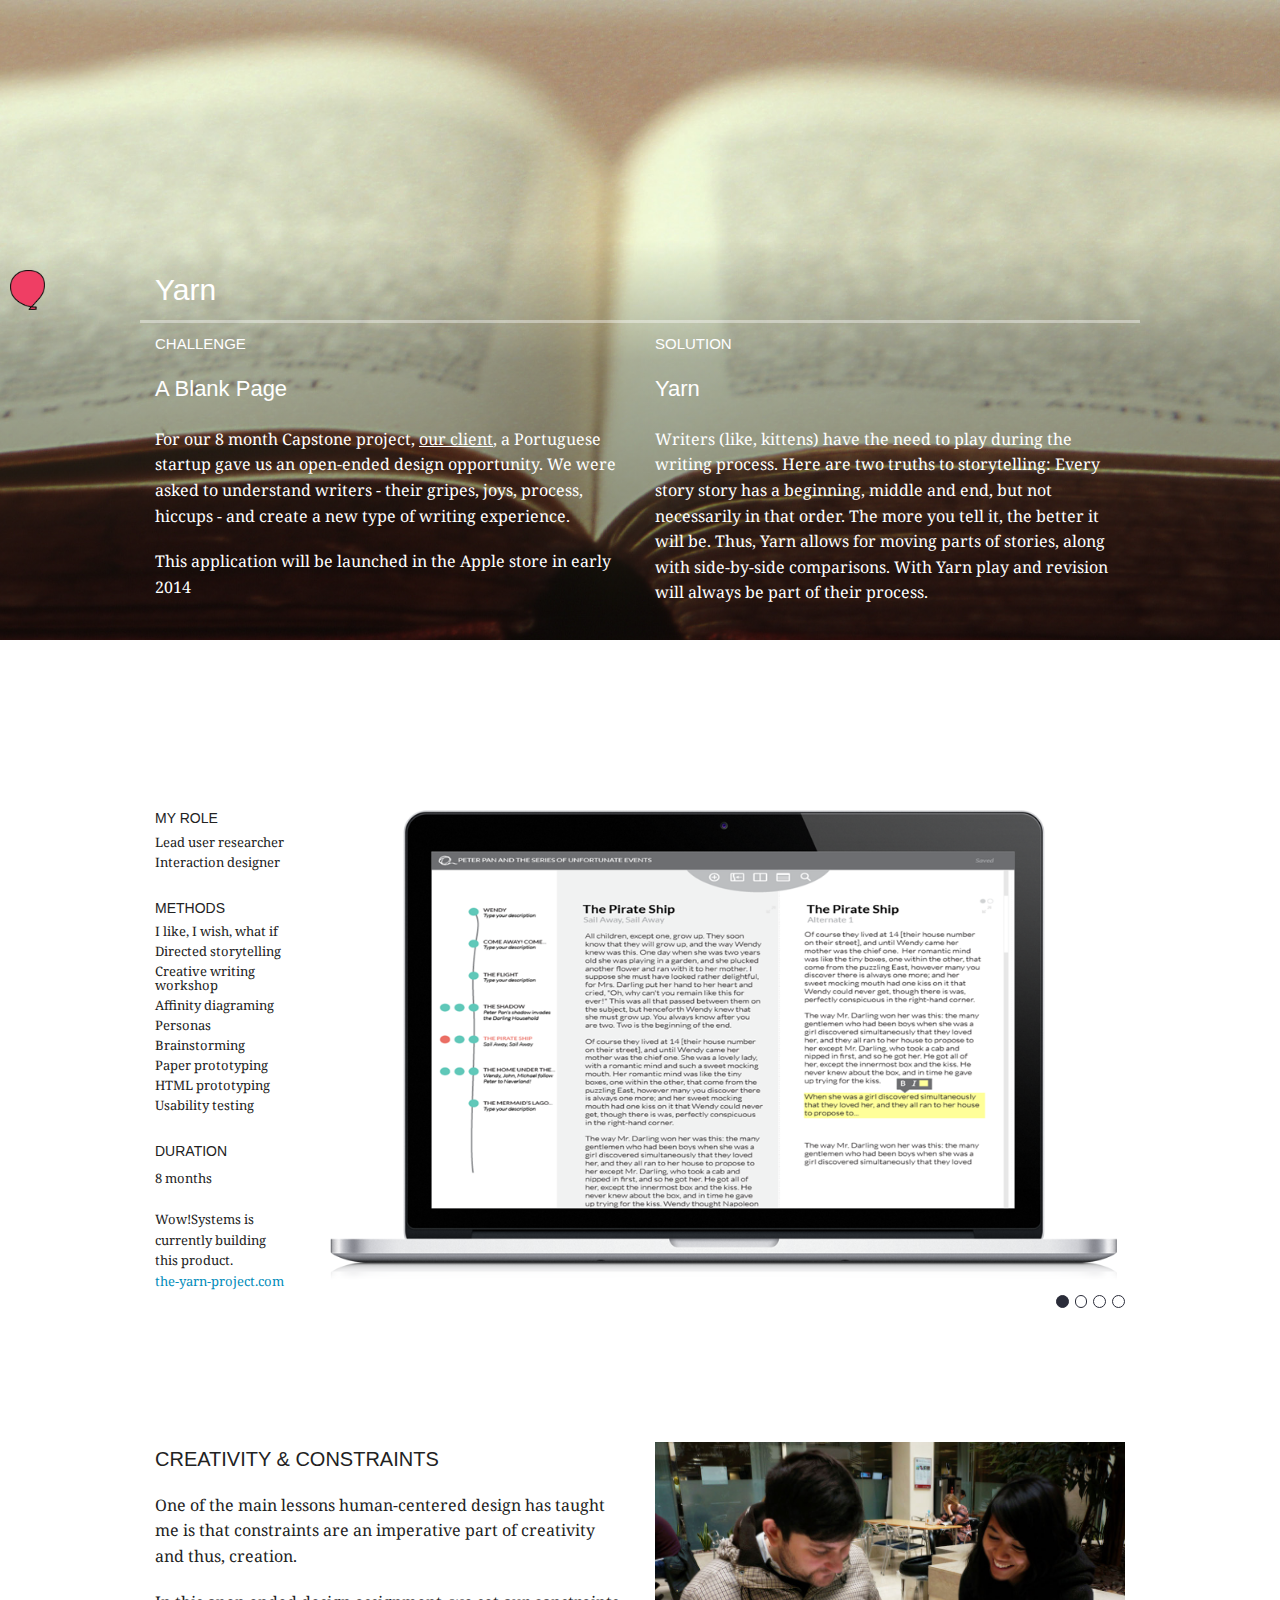
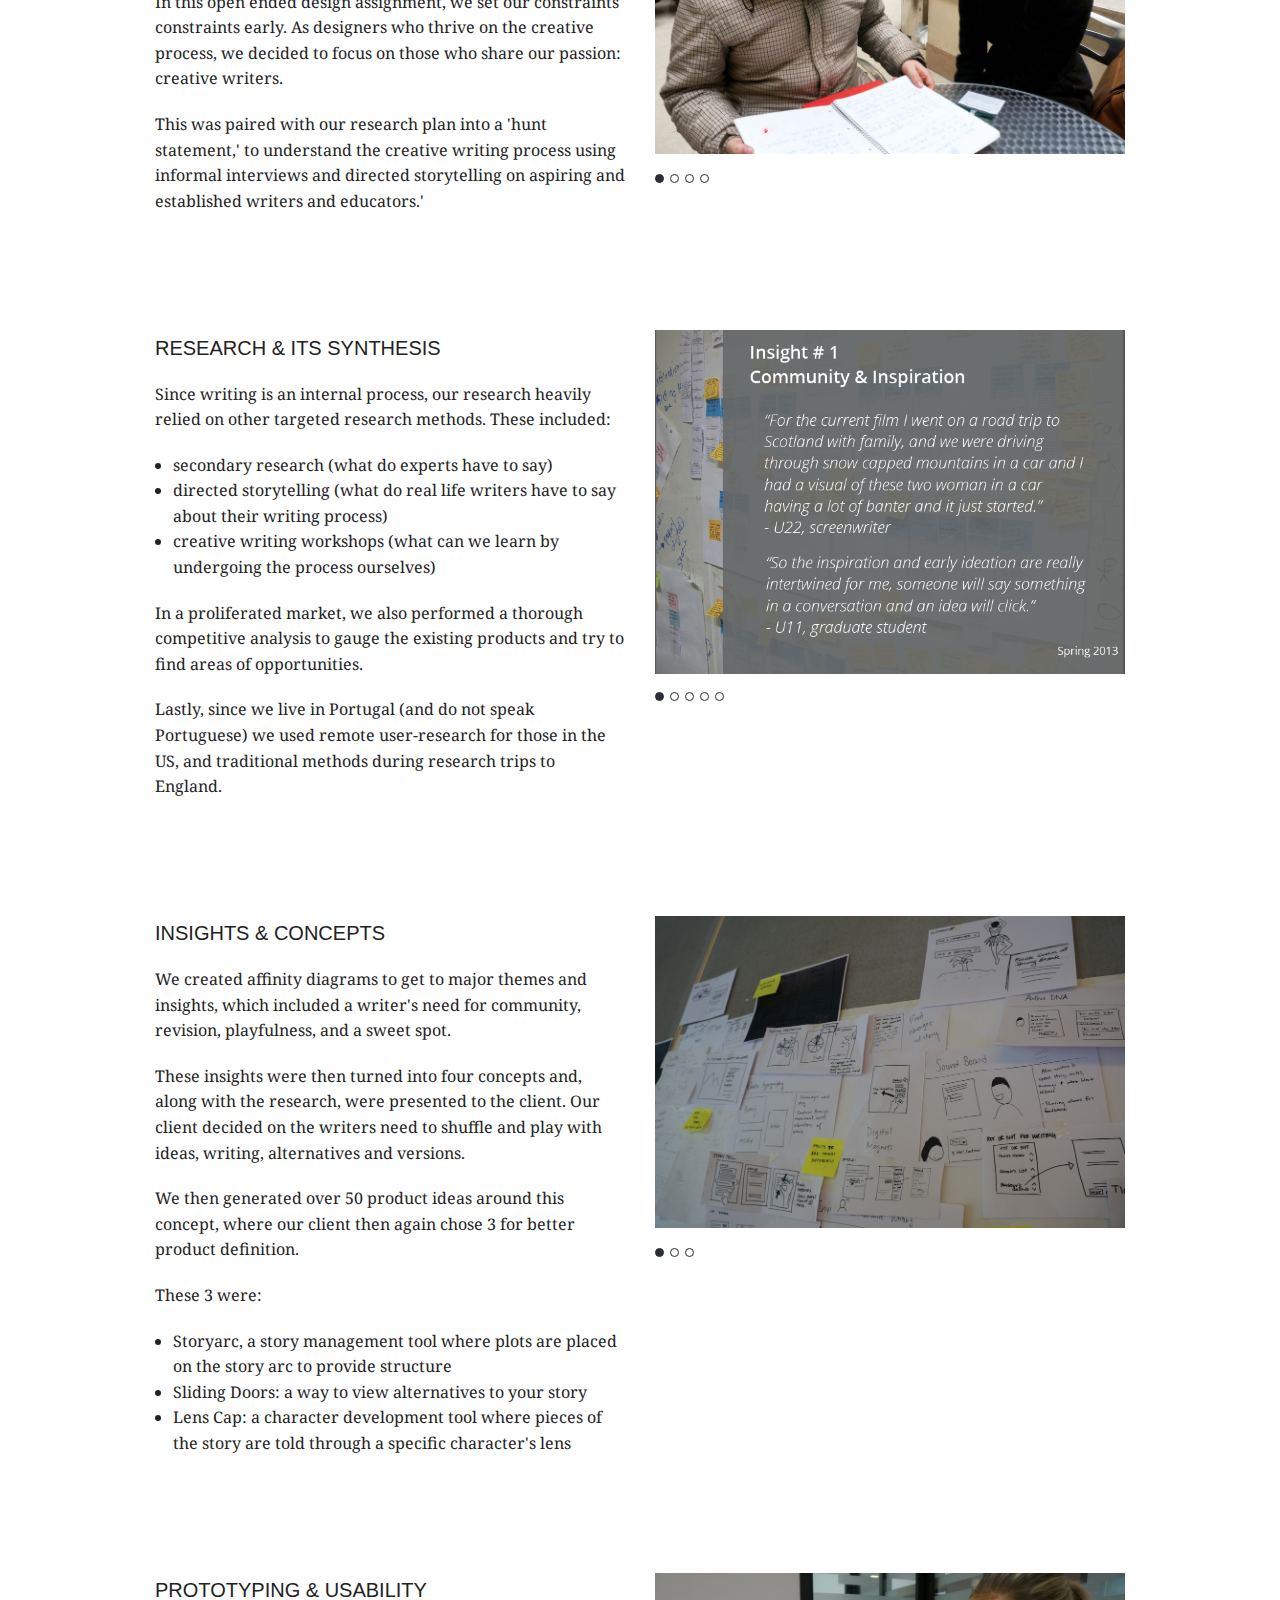
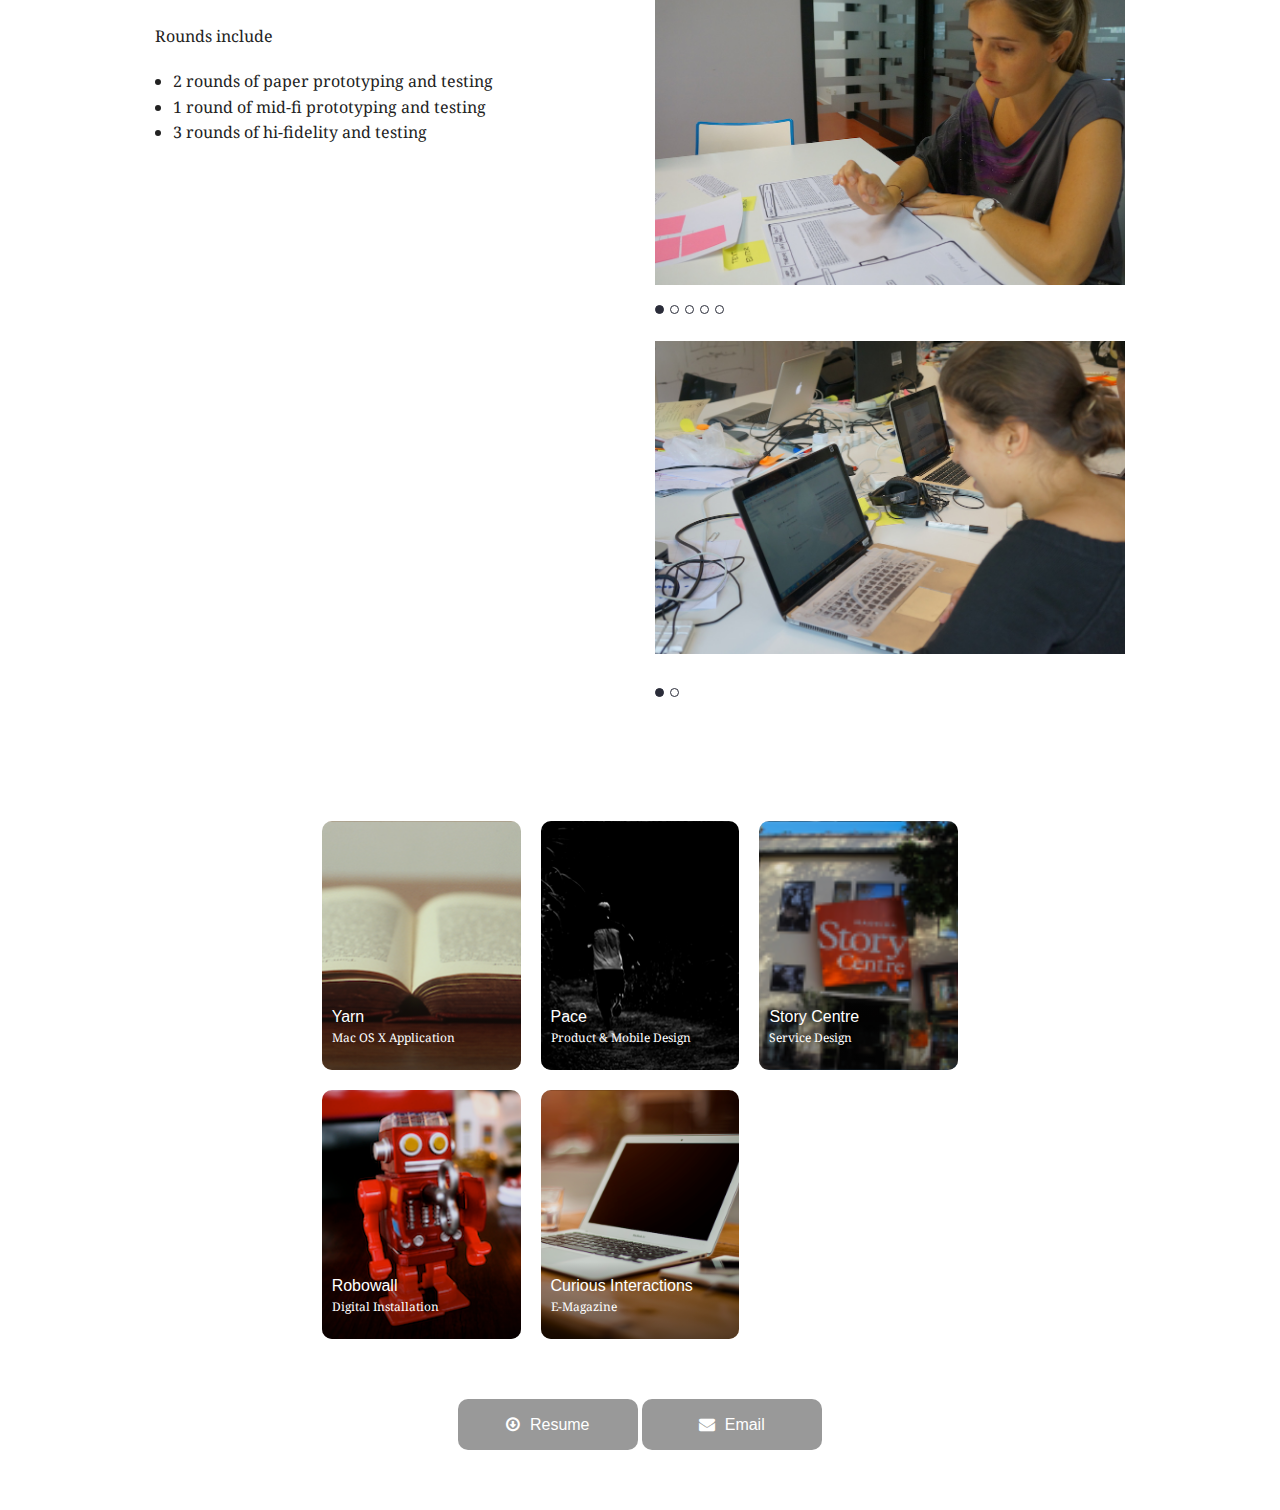
<file: 1-writing/index.html>
<!DOCTYPE html>
<head>
  <meta charset="utf-8">
  <meta name="viewport" content="width=device-width, initial-scale=1">
  <title>Yarn</title>
  <meta name="author" content="Kristine Mendoza" />
  <meta name="description" content="The portfolio of Kristine Mendoza" />
  <link rel="canonical" href="http://kdmendoza.com/1-writing/" />
  <link rel="shortcut icon" href="/favicon.png">

  <link rel="stylesheet" type="text/css" href="/assets/css/normalize.css" />
  <link rel="stylesheet" type="text/css" href="/assets/css/foundation.min.css" />
  <link rel="stylesheet" type="text/css" href="/assets/css/main.css" />
  <link href="//netdna.bootstrapcdn.com/font-awesome/4.0.1/css/font-awesome.css" rel="stylesheet">
  <link href='http://fonts.googleapis.com/css?family=Droid+Serif:400,700,400italic,700italic' rel='stylesheet' type='text/css'>
  <link rel="icon" type="image/png" href="/favicon.png" />
  <script src="/assets/js/custom.modernizr.js"></script>
</head>
<body>
  <div class="bg" style="background-image:url(bg.jpg)"></div>
<div id="header-wrap">
  <div id="header">
    <div class="icon"><a href="/"><img src="/assets/images/icon.png"></a></div>
    <div class="row">
      <div class="large-4 columns">
        <h1>Yarn</h1>
      </div>
      <div class="large-8 columns magellan" data-magellan-expedition data-magellan-top-offset="500">
        <ul class="right">
          
          <li data-magellan-arrival="yarn"><a href="#yarn">Yarn</a></dd>
          
          <li data-magellan-arrival="constraints"><a href="#constraints">Constraints</a></dd>
          
          <li data-magellan-arrival="research"><a href="#research">Research</a></dd>
          
          <li data-magellan-arrival="concept"><a href="#concept">Concept</a></dd>
          
          <li data-magellan-arrival="prototyping"><a href="#prototyping">Prototyping</a></dd>
          
        </dl>
      </div>
    </div>
  </div>
  <div class="row">
    <div class="large-6 columns">
      <h2>Challenge</h2>
      <p><h3 id='a_blank_page'>A Blank Page</h3>

<p>For our 8 month Capstone project, <a href='http://wowsystems.pt/'>our client</a>, a Portuguese startup gave us an open-ended design opportunity. We were asked to understand writers - their gripes, joys, process, hiccups - and create a new type of writing experience.</p>

<p>This application will be launched in the Apple store in early 2014</p></p>
    </div>
    <div class="large-6 columns">
      <h2>Solution</h2>
      <p><h3 id='yarn'>Yarn</h3>

<p>Writers (like, kittens) have the need to play during the writing process. Here are two truths to storytelling: Every story story has a beginning, middle and end, but not necessarily in that order. The more you tell it, the better it will be. Thus, Yarn allows for moving parts of stories, along with side-by-side comparisons. With Yarn play and revision will always be part of their process.</p></p>
    </div>
  </div>
</div>
<div class="row" id="project-content">
  <div class="large-12 columns">
    <div class="row">
  <div class"large-12 columns">
    <a name="yarn"></a>
    <h2 data-magellan-destination="yarn" id="yarn"></h2>
    <div class="large-2 columns role">
      <h2>My Role</h2>
      <ul>
        <li>Lead user researcher
        <li>Interaction designer
      </ul>
      <h2>Methods</h2>
      <ul>
        <li>I like, I wish, what if
        <li>Directed storytelling
        <li>Creative writing workshop
        <li>Affinity diagraming
        <li>Personas
        <li>Brainstorming
        <li>Paper prototyping
        <li>HTML prototyping
        <li>Usability testing
      </ul>
      <h2>Duration</h2>
      <p>8 months</p>
      <p>Wow!Systems is currently building this product.<br> <a href="http://the-yarn-project.com">the-yarn-project.com</a></p>
    </div>
    <div class="large-10 columns big-orbit">
      <ul data-orbit data-options="slide_number:false;timer:false;">
        <li><img src="yarn4.png"></li>
        <li><img src="2.png"></li>
        <li><img src="3.png"></li>
        <li><img src="4.png"></li>
      </ul>
    </div>
  </div>
</div>
<div class="row">
  <div class="large-6 columns">
    <a name="constraints"></a>
    <h2 data-magellan-destination="constraints" id="constraints">Creativity & Constraints</h2>

    <p>One of the main lessons human-centered design has taught me is
    that constraints are an imperative part of creativity and thus,
    creation.</p>

    <p>In this open ended design assignment, we set our constraints
    constraints early. As designers who thrive on the creative process,
    we decided to focus on those who share our passion: creative
    writers. </p>

    <p>This was paired with our research plan into a 'hunt statement,' to
    understand the creative writing process using informal interviews
    and directed storytelling on aspiring and established writers and
    educators.'  </p>
  </div>
  <div class="large-6 columns">
    <ul data-orbit data-options="slide_number:false;timer:false">
      <li><img src="research1.JPG"></li>
      <li><img src="research2.JPG"></li>
      <li><img src="research3.JPG"></li>
      <li><img src="research4.JPG"></li>
    </ul>
  </div>
</div>
<div class="row">
  <div class="large-6 columns">
    <a name="research"></a>
    <h2 data-magellan-destination="research" id="research">Research & Its Synthesis</h2>

    <p>Since writing is an internal process, our research heavily relied
    on other targeted research methods. These included:</p>

    <ul>
      <li>secondary research (what do experts have to say)
      <li>directed storytelling (what do real life writers have to say about their writing process)
      <li>creative writing workshops (what can we learn by undergoing the process ourselves)
    </ul>

    <p>In a proliferated market, we also performed a thorough
    competitive analysis to gauge the existing products and try to find
    areas of opportunities.</p>

    <p>Lastly, since we live in Portugal (and do not speak Portuguese)
    we used remote user-research</strong> for those in the US, and traditional
    methods during research trips to England.   </p>
  </div>
  <div class="large-6 columns">
    <ul data-orbit data-options="slide_number:false;timer:false">
      <li><img src="section2.1.png"></li>
      <li><img src="section2.2.png"></li>
      <li><img src="section2.3.png"></li>
      <li><img src="section2.4.png"></li>
      <li><img src="section2.5.png"></li>
    </ul>
  </div>
</div>
<div class="row">
  <div class="large-6 columns">
    <a name="concept"></a>
    <h2 data-magellan-destination="concept" id="concept">Insights & Concepts</h2>

    <p>We created affinity diagrams to get to major themes and insights,
    which included a writer's need for community, revision, playfulness,
    and a sweet spot.</p>

    <p>These insights were then turned into four concepts and, along
    with the research, were presented to the client. Our client decided
    on the writers need to shuffle and play with ideas, writing,
    alternatives and versions.</p>

    <p>We then generated over 50 product ideas around this concept, where
    our client then again chose 3 for better product definition. </p>

    <p>These 3 were:</p>

    <ul>
      <li>Storyarc, a story management tool where plots are placed on the story arc to provide structure
      <li>Sliding Doors: a way to view alternatives to your story
      <li>Lens Cap: a character development tool where pieces of the story are told through a specific character's lens
    </ul>
  </div>
  <div class="large-6 columns">
    <ul data-orbit data-options="slide_number:false;timer:false">
      <li><img src="section2.a.JPG"></li>
      <li><img src="section2.b.jpg"></li>
      <li><img src="section2.c.jpg"></li>
    </ul>
  </div>
</div>
<div class="row">
  <div class="large-6 columns">
    <a name="prototyping"></a>
    <h2 data-magellan-destination="prototyping" id="prototyping">Prototyping & Usability</h2>

    <p>Rounds include</p>

    <ul>
      <li>2 rounds of paper prototyping and testing
      <li>1 round of mid-fi prototyping and testing
      <li>3 rounds of hi-fidelity and testing
    </ul>
  </div>
  <div class="large-6 columns">
    <ul data-orbit data-options="slide_number:false;timer:false">
      <li><img src="4.6.JPG"></li>
      <li><img src="4.1.jpg"></li>
      <li><img src="4.2.jpg"></li>
      <li><img src="4.4.JPG"></li>
      <li><img src="4.5.JPG"></li>
    </ul>
    <ul data-orbit data-options="slide_number:false;timer:false">
      <li><img src="5.1.JPG"></li>
      <li><img src="5.2.png"></li>
    </ul>
  </div>
</div>

  </div>
</div>
<div class="row">
  <div class="large-8 large-offset-2 columns">
    <div id="projects">
  <ul class="small-block-grid-1 large-block-grid-3">
  
    
    <li class="project-thumb">
      <a href="/1-writing" class="thumb-wrap"
        style="background-image: url('/1-writing/tile.png')">
        <div class="thumb-inner-wrap">
          <div class="thumb-content-wrap">
            <h2>Yarn</h2>
            <p>Mac OS X application</p>
          </div>
          <div class="thumb-description-wrap">
          </div>
        </div>
      </a>
    </li>
    
  
    
    <li class="project-thumb">
      <a href="/2-pace" class="thumb-wrap"
        style="background-image: url('/2-pace/tile.png')">
        <div class="thumb-inner-wrap">
          <div class="thumb-content-wrap">
            <h2>Pace</h2>
            <p>Product & mobile design</p>
          </div>
          <div class="thumb-description-wrap">
          </div>
        </div>
      </a>
    </li>
    
  
    
    <li class="project-thumb">
      <a href="/3-story" class="thumb-wrap"
        style="background-image: url('/3-story/tile.png')">
        <div class="thumb-inner-wrap">
          <div class="thumb-content-wrap">
            <h2>Story Centre</h2>
            <p>Service design</p>
          </div>
          <div class="thumb-description-wrap">
          </div>
        </div>
      </a>
    </li>
    
  
    
    <li class="project-thumb">
      <a href="/4-robowall" class="thumb-wrap"
        style="background-image: url('/4-robowall/tile.png')">
        <div class="thumb-inner-wrap">
          <div class="thumb-content-wrap">
            <h2>Robowall</h2>
            <p>Digital installation</p>
          </div>
          <div class="thumb-description-wrap">
          </div>
        </div>
      </a>
    </li>
    
  
    
    <li class="project-thumb">
      <a href="/5-curious" class="thumb-wrap"
        style="background-image: url('/5-curious/tile.png')">
        <div class="thumb-inner-wrap">
          <div class="thumb-content-wrap">
            <h2>Curious Interactions</h2>
            <p>e-Magazine</p>
          </div>
          <div class="thumb-description-wrap">
          </div>
        </div>
      </a>
    </li>
    
  
    
  
    
  
  </ul>
</div>

  </div>
</div>
<div class="row">
  <div class="large-12 columns contact">
    <a class="button radius" href="/assets/kristine_mendoza_resume.pdf">
      <i class="fa fa-arrow-circle-o-down"></i>
      Resume
    </a>
    <a class="button radius" href="mailto:kdmendoza8@gmail.com">
      <i class="fa fa-envelope"></i>
      Email
    </a>
  </div>
</div>

  <script type="text/javascript" src="/assets/js/jquery.js"></script>
  <script type="text/javascript" src="/assets/js/foundation.min.js"></script>
  <script type="text/javascript" src="/assets/js/main.js"></script>
  <script>
    $(document).foundation();
  </script>
</body>
</html>
</file>
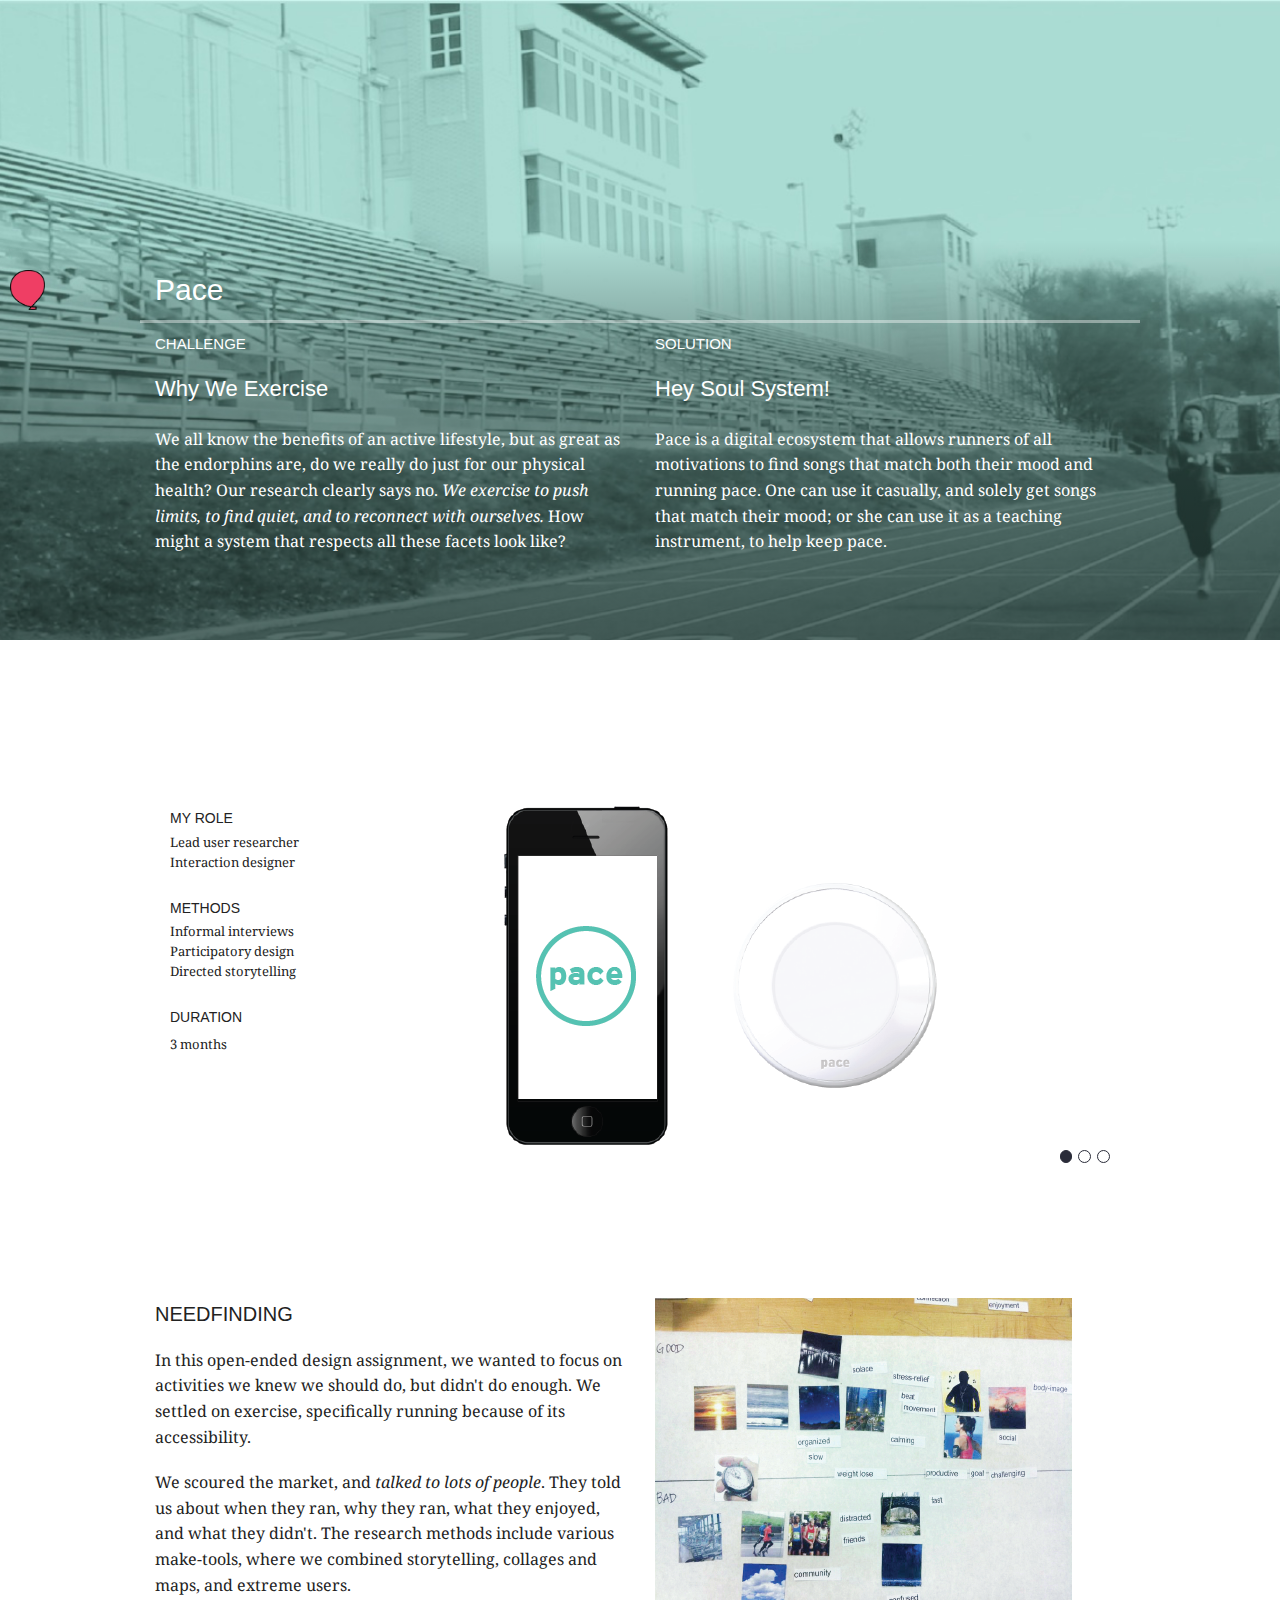
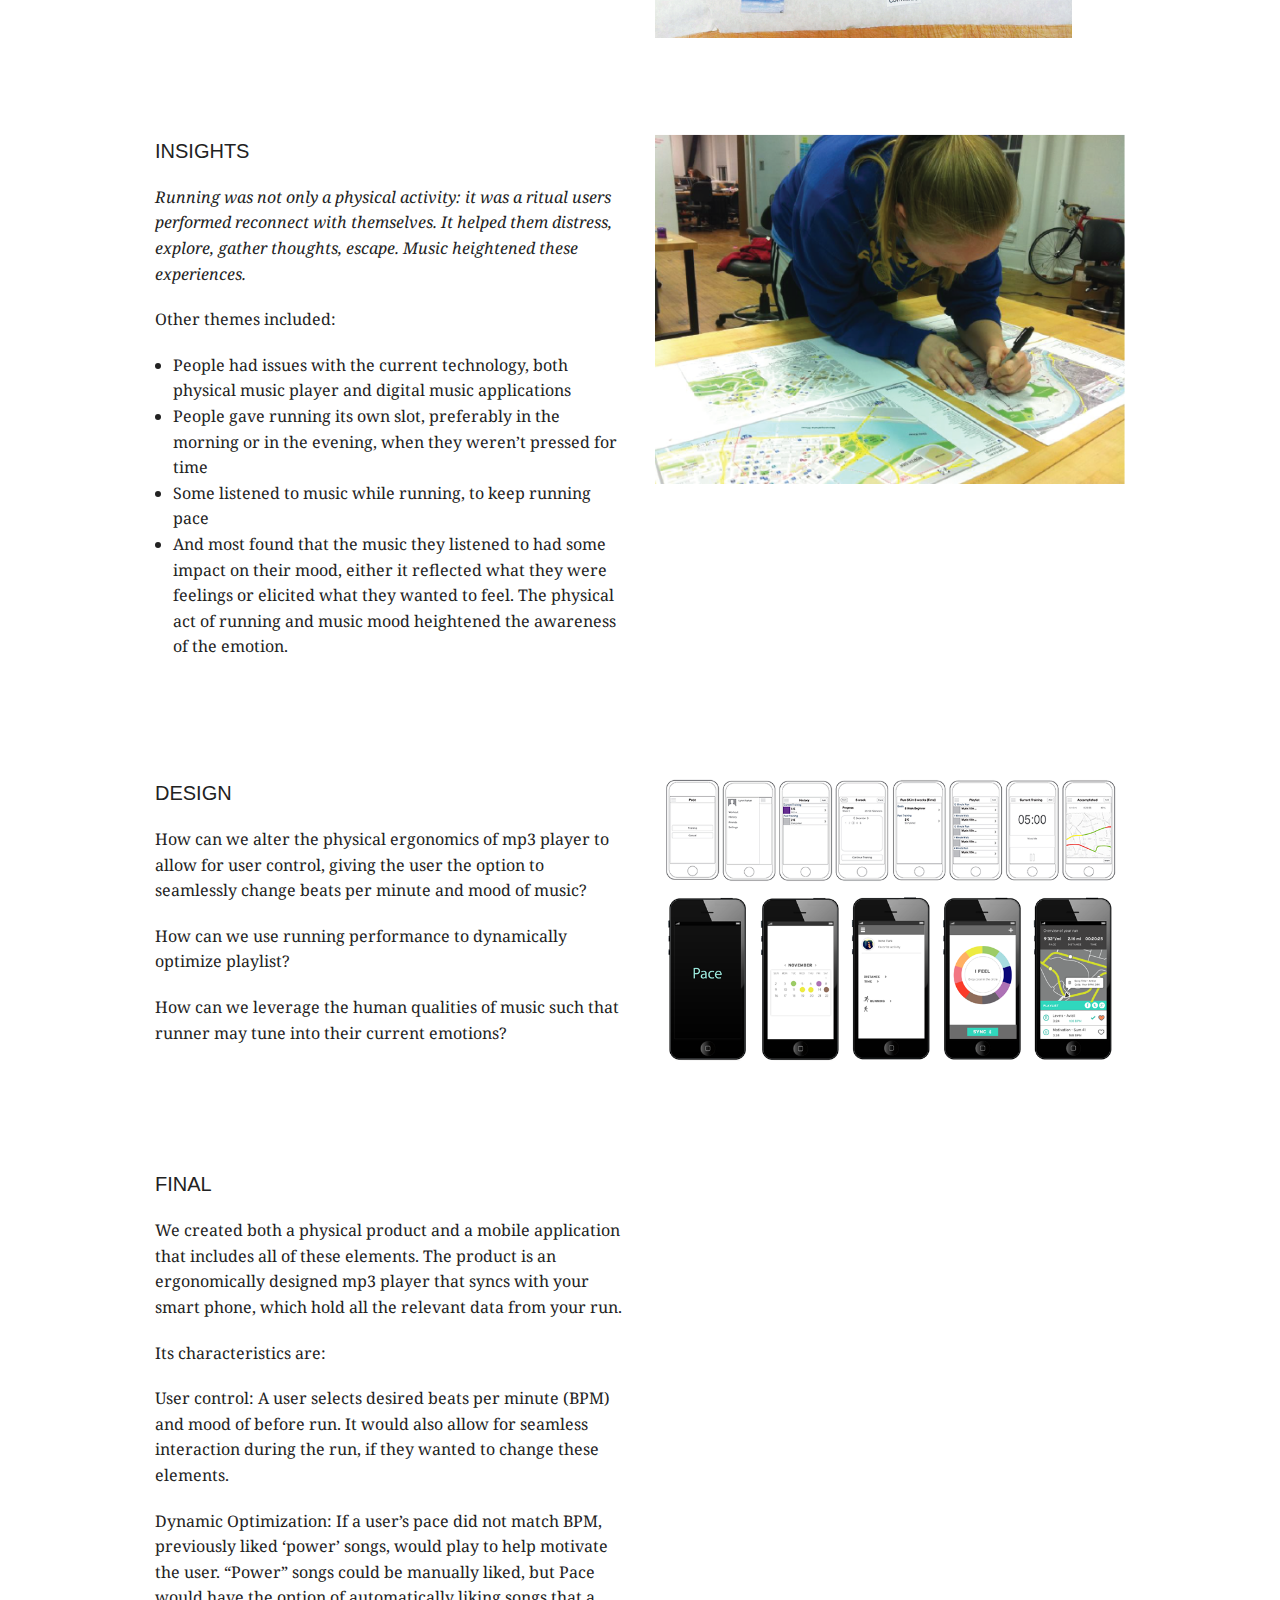
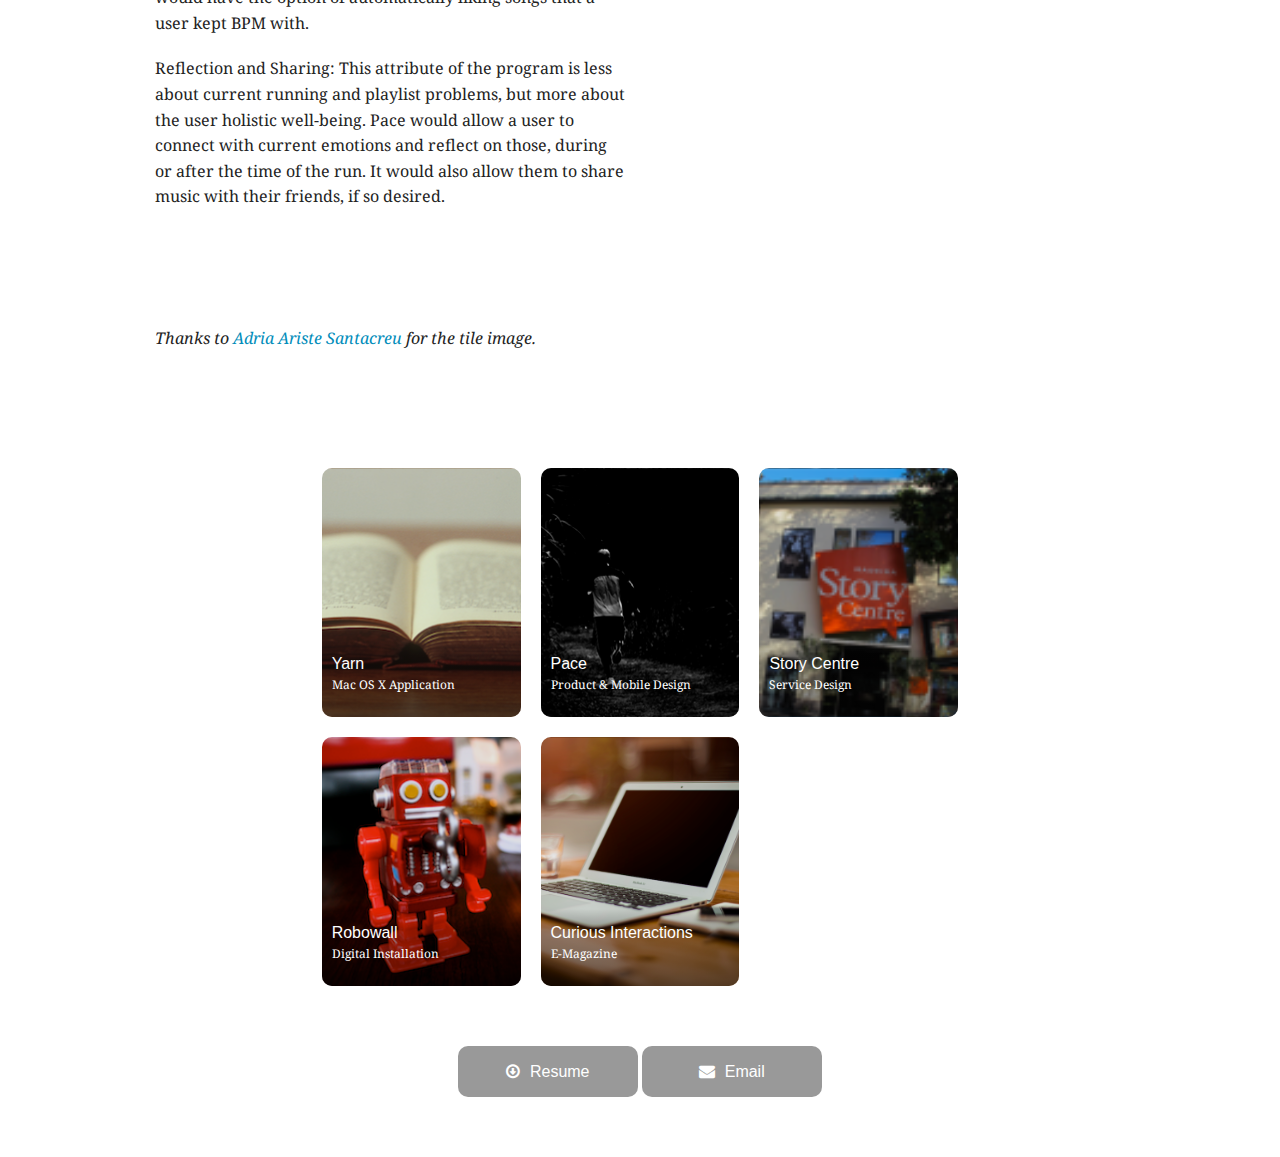
<file: 2-pace/index.html>
<!DOCTYPE html>
<head>
  <meta charset="utf-8">
  <meta name="viewport" content="width=device-width, initial-scale=1">
  <title>Pace</title>
  <meta name="author" content="Kristine Mendoza" />
  <meta name="description" content="The portfolio of Kristine Mendoza" />
  <link rel="canonical" href="http://kdmendoza.com/2-pace/" />
  <link rel="shortcut icon" href="/favicon.png">

  <link rel="stylesheet" type="text/css" href="/assets/css/normalize.css" />
  <link rel="stylesheet" type="text/css" href="/assets/css/foundation.min.css" />
  <link rel="stylesheet" type="text/css" href="/assets/css/main.css" />
  <link href="//netdna.bootstrapcdn.com/font-awesome/4.0.1/css/font-awesome.css" rel="stylesheet">
  <link href='http://fonts.googleapis.com/css?family=Droid+Serif:400,700,400italic,700italic' rel='stylesheet' type='text/css'>
  <link rel="icon" type="image/png" href="/favicon.png" />
  <script src="/assets/js/custom.modernizr.js"></script>
</head>
<body>
  <div class="bg" style="background-image:url(bg.jpg)"></div>
<div id="header-wrap">
  <div id="header">
    <div class="icon"><a href="/"><img src="/assets/images/icon.png"></a></div>
    <div class="row">
      <div class="large-4 columns">
        <h1>Pace</h1>
      </div>
      <div class="large-8 columns magellan" data-magellan-expedition data-magellan-top-offset="500">
        <ul class="right">
          
          <li data-magellan-arrival="pace"><a href="#pace">Pace</a></dd>
          
          <li data-magellan-arrival="needfinding"><a href="#needfinding">Needfinding</a></dd>
          
          <li data-magellan-arrival="insights"><a href="#insights">Insights</a></dd>
          
          <li data-magellan-arrival="design"><a href="#design">Design</a></dd>
          
          <li data-magellan-arrival="final"><a href="#final">Final</a></dd>
          
        </dl>
      </div>
    </div>
  </div>
  <div class="row">
    <div class="large-6 columns">
      <h2>Challenge</h2>
      <p><h3 id='why_we_exercise'>Why We Exercise</h3>

<p>We all know the benefits of an active lifestyle, but as great as the endorphins are, do we really do just for our physical health? Our research clearly says no. <em>We exercise to push limits, to find quiet, and to reconnect with ourselves.</em> How might a system that respects all these facets look like?</p></p>
    </div>
    <div class="large-6 columns">
      <h2>Solution</h2>
      <p><h3 id='hey_soul_system'>Hey Soul System!</h3>

<p>Pace is a digital ecosystem that allows runners of all motivations to find songs that match both their mood and running pace. One can use it casually, and solely get songs that match their mood; or she can use it as a teaching instrument, to help keep pace.</p></p>
    </div>
  </div>
</div>
<div class="row" id="project-content">
  <div class="large-12 columns">
    <div class="row">
  <div class="large-12 columns">
    <a name="pace"></a>
    <h2 data-magellan-destination="pace" id="pace"></h2>
    <div class="large-2 columns role">
      <h2>My Role</h2>
      <ul>
        <li>Lead user researcher
        <li>Interaction designer
      </ul>
      <h2>Methods</h2>
      <ul>
        <li>Informal interviews
        <li>Participatory design
        <li>Directed storytelling
      </ul>
      <h2>Duration</h2>
      <p>3 months</p>
    </div>
    <div class="large-10 columns big-orbit">
      <ul data-orbit data-options="slide_number:false;timer:false">
        <li><img src="paceproduct.png"></li>
        <li><img src="before.png"></li>
        <li><img src="after.png"></li>
      </ul>
    </div>
  </div>
</div>
<div class="row">
  <div class="large-6 columns">
    <a name="needfinding"></a>
    <h2 data-magellan-destination="needfinding" id="needfinding">Needfinding</h2>

    <p>In this open-ended design assignment, we wanted to focus on activities we knew we should do, but didn't do enough.  We settled on exercise, specifically running because of its accessibility.</p>

    <p>We scoured the market, and <em>talked to lots of people</em>. They told us about when they ran, why they ran, what they enjoyed, and what they didn't.  The research methods include various make-tools, where we combined storytelling, collages and maps, and extreme users.</p>
  </div>
  <div class="large-6 columns">
    <img src="pace_r_1.png">
  </div>
</div>
<div class="row">
  <div class="large-6 columns">
    <a name="insights"></a>
    <h2 data-magellan-destination="insights" id="insights">Insights</h2>

    <p><em>Running was not only a physical activity: it was a ritual users performed reconnect with themselves. It helped them distress, explore, gather thoughts, escape. Music heightened these experiences.</em></p>

    <p>Other themes included:</p>

    <ul>
      <li>People had issues with the current technology, both physical music player and digital music applications</li>
      <li>People gave running its own slot, preferably in the morning or in the evening, when they weren’t pressed for time </li>
      <li> Some listened to music while running, to keep running pace</li>
      <li>And most found that the music they listened to had some impact on their mood, either it reflected what they were feelings or elicited what they wanted to feel. The physical act of running and music mood heightened the awareness of the emotion.</li>
    </ul>
  </div>
  <div class="large-6 columns">
    <img src="pace_r_2.png">
  </div>
</div>
<div class="row">
  <div class="large-6 columns">
    <a name="design"></a>
    <h2 data-magellan-destination="design" id="design">Design</h2>
    <p>How can we alter the physical ergonomics of mp3 player to allow for
    user control, giving the user the option to seamlessly change beats
    per minute and mood of music?</p>
    <p> How can we use running performance to dynamically optimize
    playlist?</p>
    <p>How can we leverage the human qualities of music such that
    runner may tune into their current emotions?</p>
  </div>
  <div class="large-6 columns">
    <img src="wireframe.png"><br><img src="prototype.png">
  </div>
</div>
<div class="row">
  <div class="large-6 columns">
    <a name="final"></a>
    <h2 data-magellan-destination="final" id="final">Final</h2>
    
    <p>We created both a physical product and a mobile application
    that includes all of these elements. The product is an
    ergonomically designed mp3 player that syncs with your smart phone,
    which hold all the relevant data from your run.</p>

    <p>Its characteristics are:</p>

    <p>User control: A user selects desired beats per minute (BPM)
    and mood of before run. It would also allow for seamless
    interaction during the run, if they wanted to change these
    elements.</p>

    <p>Dynamic Optimization: If a user’s pace did not match BPM, previously liked ‘power’ songs, would play to help motivate the user. “Power” songs could be manually liked, but Pace would have the option of automatically liking songs that a user kept BPM with.</p>

    <p>Reflection and Sharing: This attribute of the program is
    less about current running and playlist problems, but more about
    the user holistic well-being. Pace would allow a user to connect
    with current emotions and reflect on those, during or after the
    time of the run. It would also allow them to share music with
    their friends, if so desired.</p>
  </div>
  <div class="large-6 columns">
    <iframe src="http://player.vimeo.com/video/56226400?color=ffffff" width="585" height="329" frameborder="0" webkitAllowFullScreen mozallowfullscreen allowFullScreen></iframe>
  </div>
</div>
<div class="row">
  <div class="large-6 columns">
    <p><em>Thanks to <a href="http://www.flickr.com/photos/manicomi/" target="_blank">Adria Ariste Santacreu</a> for the tile image.</em></p>
  </div>
</div>

  </div>
</div>
<div class="row">
  <div class="large-8 large-offset-2 columns">
    <div id="projects">
  <ul class="small-block-grid-1 large-block-grid-3">
  
    
    <li class="project-thumb">
      <a href="/1-writing" class="thumb-wrap"
        style="background-image: url('/1-writing/tile.png')">
        <div class="thumb-inner-wrap">
          <div class="thumb-content-wrap">
            <h2>Yarn</h2>
            <p>Mac OS X application</p>
          </div>
          <div class="thumb-description-wrap">
          </div>
        </div>
      </a>
    </li>
    
  
    
    <li class="project-thumb">
      <a href="/2-pace" class="thumb-wrap"
        style="background-image: url('/2-pace/tile.png')">
        <div class="thumb-inner-wrap">
          <div class="thumb-content-wrap">
            <h2>Pace</h2>
            <p>Product & mobile design</p>
          </div>
          <div class="thumb-description-wrap">
          </div>
        </div>
      </a>
    </li>
    
  
    
    <li class="project-thumb">
      <a href="/3-story" class="thumb-wrap"
        style="background-image: url('/3-story/tile.png')">
        <div class="thumb-inner-wrap">
          <div class="thumb-content-wrap">
            <h2>Story Centre</h2>
            <p>Service design</p>
          </div>
          <div class="thumb-description-wrap">
          </div>
        </div>
      </a>
    </li>
    
  
    
    <li class="project-thumb">
      <a href="/4-robowall" class="thumb-wrap"
        style="background-image: url('/4-robowall/tile.png')">
        <div class="thumb-inner-wrap">
          <div class="thumb-content-wrap">
            <h2>Robowall</h2>
            <p>Digital installation</p>
          </div>
          <div class="thumb-description-wrap">
          </div>
        </div>
      </a>
    </li>
    
  
    
    <li class="project-thumb">
      <a href="/5-curious" class="thumb-wrap"
        style="background-image: url('/5-curious/tile.png')">
        <div class="thumb-inner-wrap">
          <div class="thumb-content-wrap">
            <h2>Curious Interactions</h2>
            <p>e-Magazine</p>
          </div>
          <div class="thumb-description-wrap">
          </div>
        </div>
      </a>
    </li>
    
  
    
  
    
  
  </ul>
</div>

  </div>
</div>
<div class="row">
  <div class="large-12 columns contact">
    <a class="button radius" href="/assets/kristine_mendoza_resume.pdf">
      <i class="fa fa-arrow-circle-o-down"></i>
      Resume
    </a>
    <a class="button radius" href="mailto:kdmendoza8@gmail.com">
      <i class="fa fa-envelope"></i>
      Email
    </a>
  </div>
</div>

  <script type="text/javascript" src="/assets/js/jquery.js"></script>
  <script type="text/javascript" src="/assets/js/foundation.min.js"></script>
  <script type="text/javascript" src="/assets/js/main.js"></script>
  <script>
    $(document).foundation();
  </script>
</body>
</html>
</file>
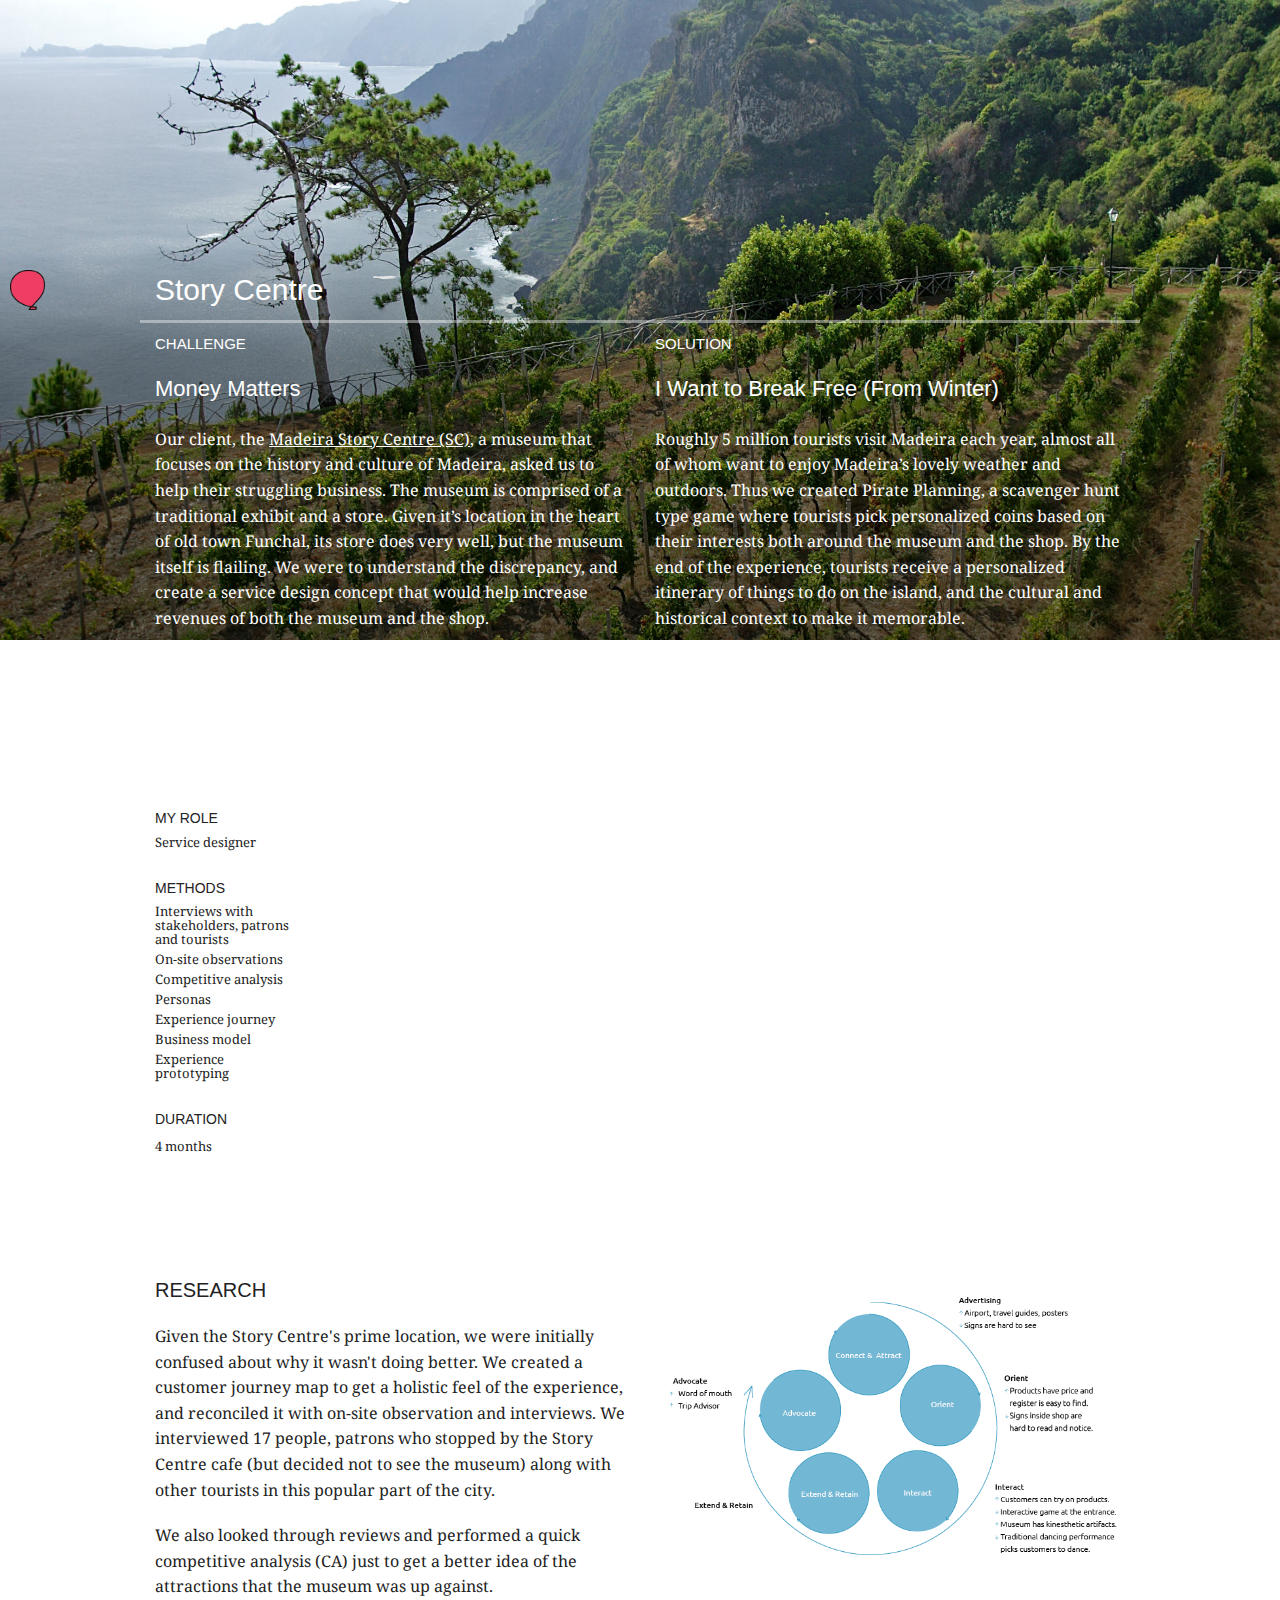
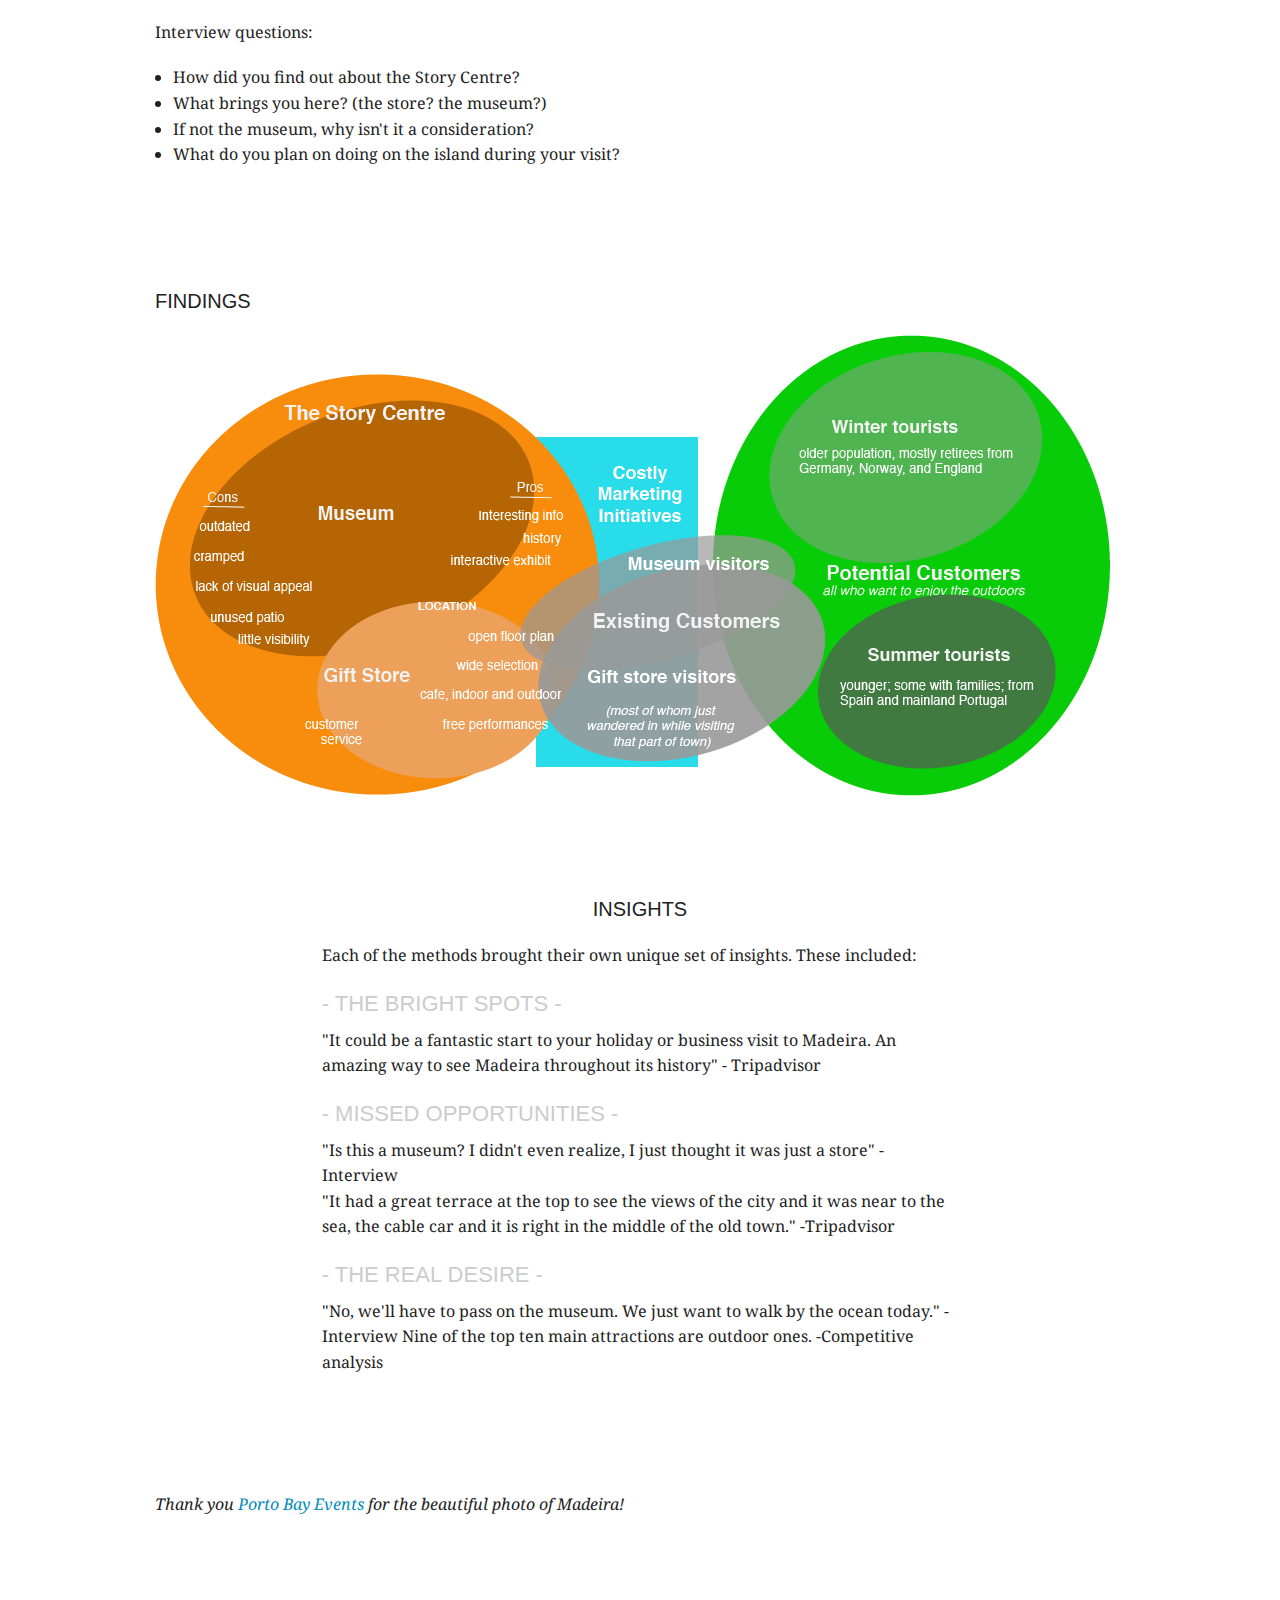
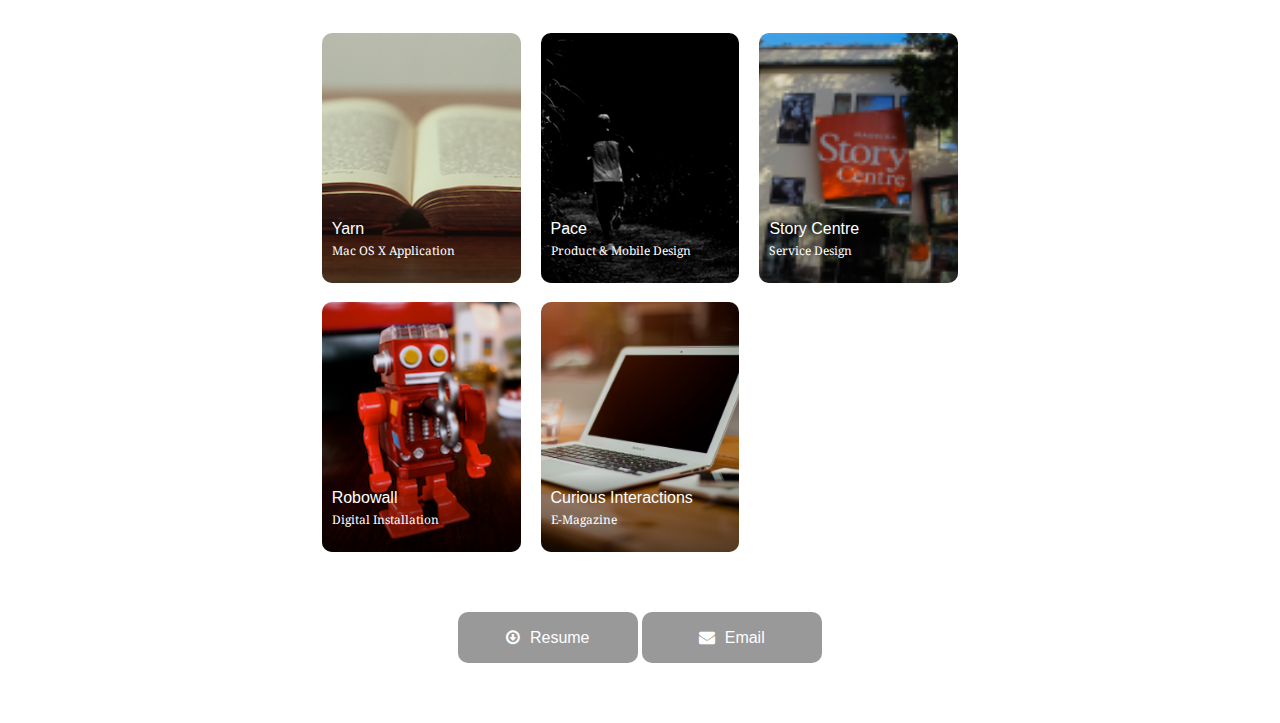
<file: 3-story/index.html>
<!DOCTYPE html>
<head>
  <meta charset="utf-8">
  <meta name="viewport" content="width=device-width, initial-scale=1">
  <title>Story Centre</title>
  <meta name="author" content="Kristine Mendoza" />
  <meta name="description" content="The portfolio of Kristine Mendoza" />
  <link rel="canonical" href="http://kdmendoza.com/3-story/" />
  <link rel="shortcut icon" href="/favicon.png">

  <link rel="stylesheet" type="text/css" href="/assets/css/normalize.css" />
  <link rel="stylesheet" type="text/css" href="/assets/css/foundation.min.css" />
  <link rel="stylesheet" type="text/css" href="/assets/css/main.css" />
  <link href="//netdna.bootstrapcdn.com/font-awesome/4.0.1/css/font-awesome.css" rel="stylesheet">
  <link href='http://fonts.googleapis.com/css?family=Droid+Serif:400,700,400italic,700italic' rel='stylesheet' type='text/css'>
  <link rel="icon" type="image/png" href="/favicon.png" />
  <script src="/assets/js/custom.modernizr.js"></script>
</head>
<body>
  <div class="bg" style="background-image:url(bg.jpg)"></div>
<div id="header-wrap">
  <div id="header">
    <div class="icon"><a href="/"><img src="/assets/images/icon.png"></a></div>
    <div class="row">
      <div class="large-4 columns">
        <h1>Story Centre</h1>
      </div>
      <div class="large-8 columns magellan" data-magellan-expedition data-magellan-top-offset="500">
        <ul class="right">
          
          <li data-magellan-arrival="overview"><a href="#overview">Overview</a></dd>
          
          <li data-magellan-arrival="research"><a href="#research">Research</a></dd>
          
          <li data-magellan-arrival="findings"><a href="#findings">Findings</a></dd>
          
          <li data-magellan-arrival="insights"><a href="#insights">Insights</a></dd>
          
        </dl>
      </div>
    </div>
  </div>
  <div class="row">
    <div class="large-6 columns">
      <h2>Challenge</h2>
      <p><h3 id='money_matters'>Money Matters</h3>

<p>Our client, the <a href='http://www.storycentre.com/'>Madeira Story Centre (SC)</a>, a museum that focuses on the history and culture of Madeira, asked us to help their struggling business. The museum is comprised of a traditional exhibit and a store. Given it&#8217;s location in the heart of old town Funchal, its store does very well, but the museum itself is flailing. We were to understand the discrepancy, and create a service design concept that would help increase revenues of both the museum and the shop.</p></p>
    </div>
    <div class="large-6 columns">
      <h2>Solution</h2>
      <p><h3 id='i_want_to_break_free_from_winter'>I Want to Break Free (From Winter)</h3>

<p>Roughly 5 million tourists visit Madeira each year, almost all of whom want to enjoy Madeira&#8217;s lovely weather and outdoors. Thus we created Pirate Planning, a scavenger hunt type game where tourists pick personalized coins based on their interests both around the museum and the shop. By the end of the experience, tourists receive a personalized itinerary of things to do on the island, and the cultural and historical context to make it memorable.</p></p>
    </div>
  </div>
</div>
<div class="row" id="project-content">
  <div class="large-12 columns">
    <div class="row">
  <a name="overview"></a>
  <h2 data-magellan-destination="overview" id="overview"></h2>
  <div class="large-2 columns role">
    <h2>My Role</h2>
    <ul>
      <li>Service designer
    </ul>
    <h2>Methods</h2>
    <ul>
      <li>Interviews with stakeholders, patrons and tourists
      <li>On-site observations
      <li>Competitive analysis
      <li>Personas
      <li>Experience journey
      <li>Business model
      <li>Experience prototyping
    </ul>

    <h2>Duration</h2>
    <p>4 months</p>
  </div>
  <div class="large-10 columns video-wrap">
    <iframe src="//player.vimeo.com/video/75305601?byline=0&amp;portrait=0" width="585" height="329" frameborder="0" webkitallowfullscreen mozallowfullscreen allowfullscreen></iframe>
  </div>
</div>
<div class="row">
  <div class="large-6 columns">
    <a name="research"></a>
    <h2 data-magellan-destination="research" id="research">Research</h2>

    <p>Given the Story Centre's prime location, we were initially confused about why it wasn't doing better. We created a customer journey map to get a holistic feel of the experience, and reconciled it with on-site observation and interviews. We interviewed 17 people, patrons who stopped by the Story Centre cafe (but decided not to see the museum) along with other tourists in this popular part of the city. </p>
    <p>We also looked through reviews and performed a quick competitive analysis (CA) just to get a better idea of the attractions that the museum was up against.</p>
    <p>Interview questions:</p>
    <ul>
      <li>How did you find out about the Story Centre?
      <li>What brings you here? (the store? the museum?)
      <li>If not the museum, why isn't it a consideration?
      <li>What do you plan on doing on the island during your visit?
    </ul>
  </div>
  <div class="large-6 columns">
    <img src="ecycle.png">
  </div>
</div>
<div class="row">
  <div class="large-12 columns">
    <a name="findings"></a>
    <h2 data-magellan-destination="findings" id="findings">Findings</h2>
    <img src="SC.png">
  </div>
</div>
<div class="row">
  <div class="large-8 large-offset-2 columns">
    <a name="insights"></a>
    <center><h2 data-magellan-destination="insights" id="insights">Insights</h2></center>

    <p>Each of the methods brought their own unique set of insights. These included:</p>

    <h3 class="weird-shit">- THE BRIGHT SPOTS -</h3>

    <p>"It could be a fantastic start to your holiday or business visit to Madeira. An amazing way to see Madeira throughout its history" - Tripadvisor</p>

    <h3 class="weird-shit">- MISSED OPPORTUNITIES -</h3>

    <p>"Is this a museum? I didn't even realize, I just thought it was just a store" - Interview<br>
    "It had a great terrace at the top to see the views of the city and it was near to the sea, the cable car and it is right in the middle of the old town." -Tripadvisor </p>

    <h3 class="weird-shit">- THE REAL DESIRE -</h3>

    <p>"No, we'll have to pass on the museum. We just want to walk by the ocean today." - Interview
    Nine of the top ten main attractions are outdoor ones. -Competitive analysis</p>
  </div>
</div>
<div class="row">
  <div class="large-12 columns">
    <p><em>Thank you <a href="http://www.flickr.com/photos/portobayevents/" target="_blank">Porto Bay Events</a> for the beautiful photo of Madeira!</em></p>
  </div>
</div>

  </div>
</div>
<div class="row">
  <div class="large-8 large-offset-2 columns">
    <div id="projects">
  <ul class="small-block-grid-1 large-block-grid-3">
  
    
    <li class="project-thumb">
      <a href="/1-writing" class="thumb-wrap"
        style="background-image: url('/1-writing/tile.png')">
        <div class="thumb-inner-wrap">
          <div class="thumb-content-wrap">
            <h2>Yarn</h2>
            <p>Mac OS X application</p>
          </div>
          <div class="thumb-description-wrap">
          </div>
        </div>
      </a>
    </li>
    
  
    
    <li class="project-thumb">
      <a href="/2-pace" class="thumb-wrap"
        style="background-image: url('/2-pace/tile.png')">
        <div class="thumb-inner-wrap">
          <div class="thumb-content-wrap">
            <h2>Pace</h2>
            <p>Product & mobile design</p>
          </div>
          <div class="thumb-description-wrap">
          </div>
        </div>
      </a>
    </li>
    
  
    
    <li class="project-thumb">
      <a href="/3-story" class="thumb-wrap"
        style="background-image: url('/3-story/tile.png')">
        <div class="thumb-inner-wrap">
          <div class="thumb-content-wrap">
            <h2>Story Centre</h2>
            <p>Service design</p>
          </div>
          <div class="thumb-description-wrap">
          </div>
        </div>
      </a>
    </li>
    
  
    
    <li class="project-thumb">
      <a href="/4-robowall" class="thumb-wrap"
        style="background-image: url('/4-robowall/tile.png')">
        <div class="thumb-inner-wrap">
          <div class="thumb-content-wrap">
            <h2>Robowall</h2>
            <p>Digital installation</p>
          </div>
          <div class="thumb-description-wrap">
          </div>
        </div>
      </a>
    </li>
    
  
    
    <li class="project-thumb">
      <a href="/5-curious" class="thumb-wrap"
        style="background-image: url('/5-curious/tile.png')">
        <div class="thumb-inner-wrap">
          <div class="thumb-content-wrap">
            <h2>Curious Interactions</h2>
            <p>e-Magazine</p>
          </div>
          <div class="thumb-description-wrap">
          </div>
        </div>
      </a>
    </li>
    
  
    
  
    
  
  </ul>
</div>

  </div>
</div>
<div class="row">
  <div class="large-12 columns contact">
    <a class="button radius" href="/assets/kristine_mendoza_resume.pdf">
      <i class="fa fa-arrow-circle-o-down"></i>
      Resume
    </a>
    <a class="button radius" href="mailto:kdmendoza8@gmail.com">
      <i class="fa fa-envelope"></i>
      Email
    </a>
  </div>
</div>

  <script type="text/javascript" src="/assets/js/jquery.js"></script>
  <script type="text/javascript" src="/assets/js/foundation.min.js"></script>
  <script type="text/javascript" src="/assets/js/main.js"></script>
  <script>
    $(document).foundation();
  </script>
</body>
</html>
</file>
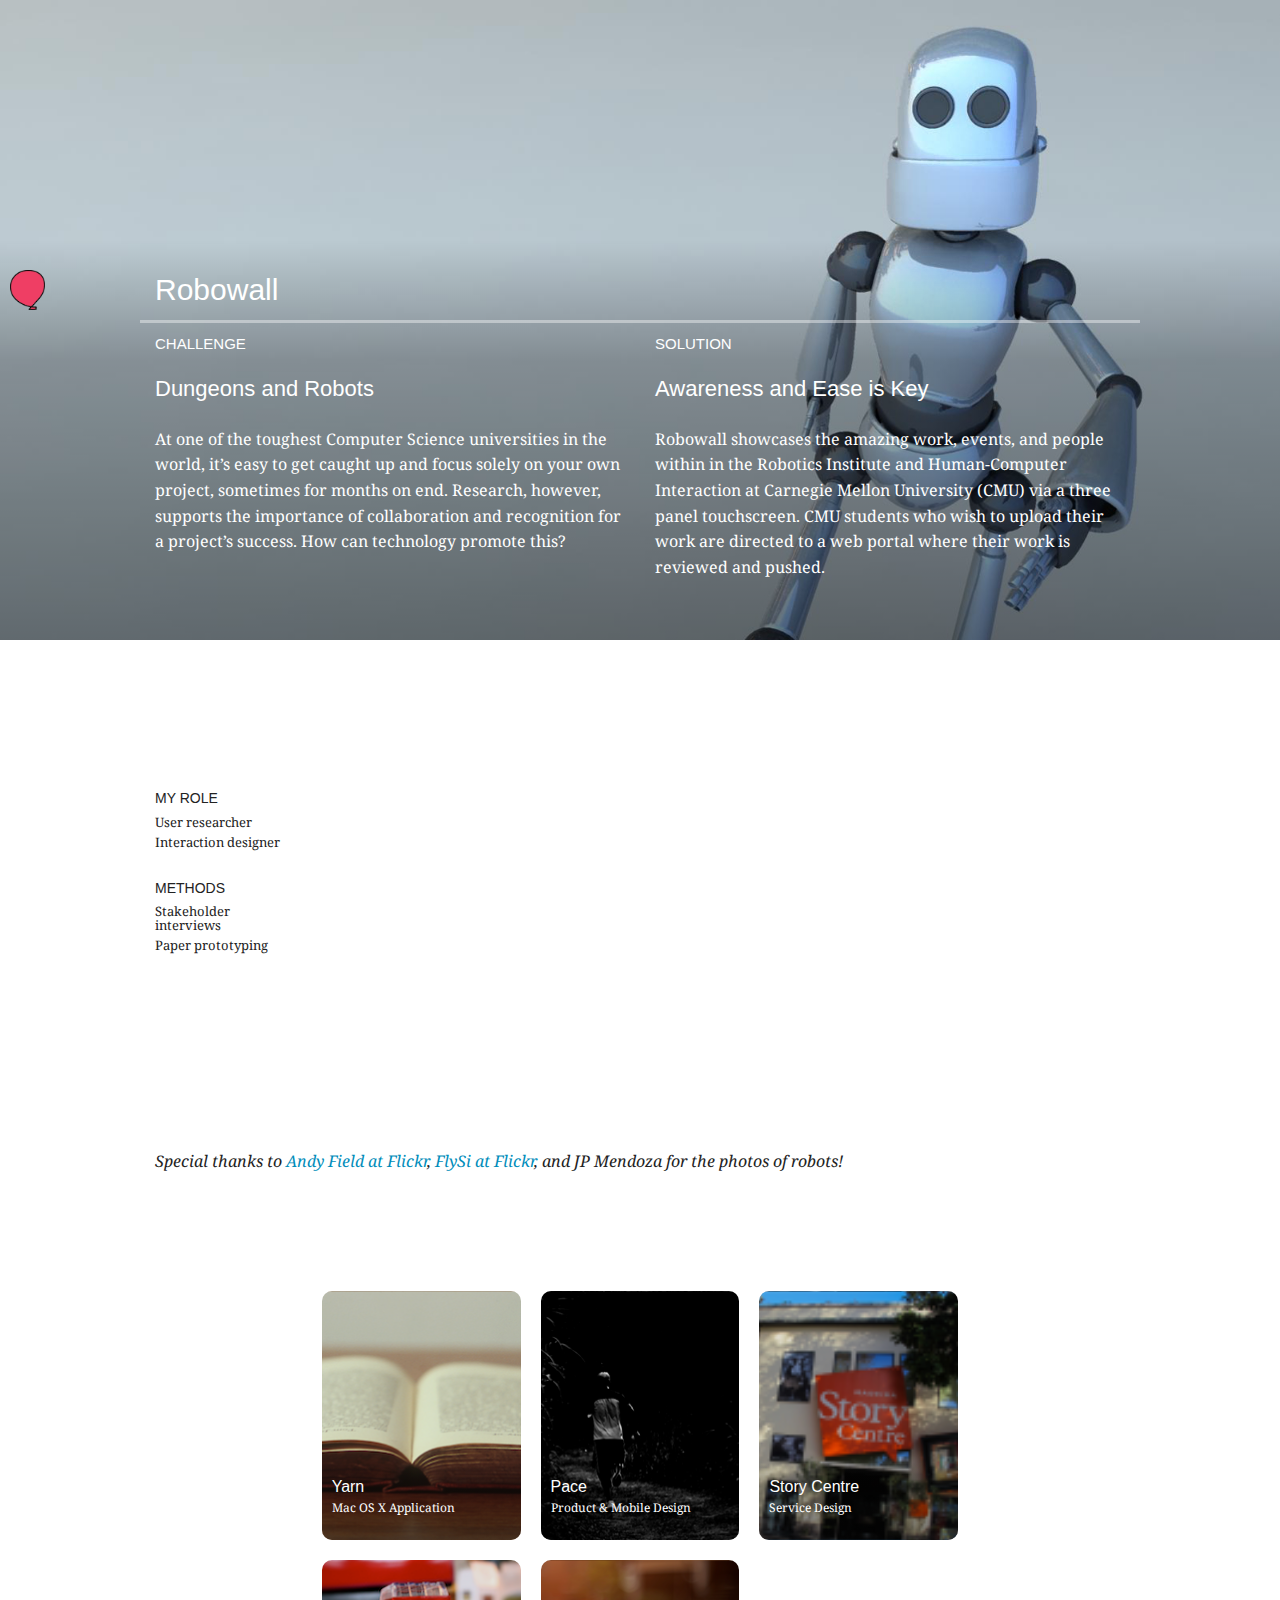
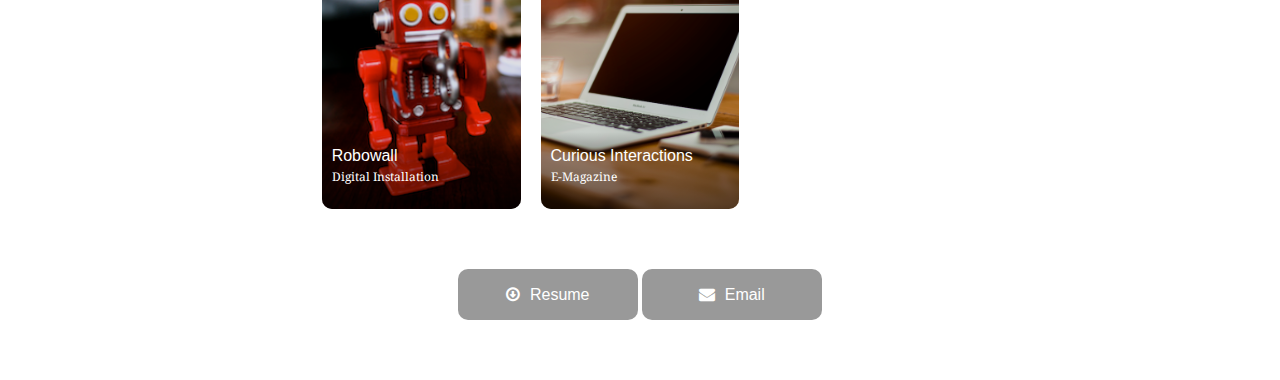
<file: 4-robowall/index.html>
<!DOCTYPE html>
<head>
  <meta charset="utf-8">
  <meta name="viewport" content="width=device-width, initial-scale=1">
  <title>Robowall</title>
  <meta name="author" content="Kristine Mendoza" />
  <meta name="description" content="The portfolio of Kristine Mendoza" />
  <link rel="canonical" href="http://kdmendoza.com/4-robowall/" />
  <link rel="shortcut icon" href="/favicon.png">

  <link rel="stylesheet" type="text/css" href="/assets/css/normalize.css" />
  <link rel="stylesheet" type="text/css" href="/assets/css/foundation.min.css" />
  <link rel="stylesheet" type="text/css" href="/assets/css/main.css" />
  <link href="//netdna.bootstrapcdn.com/font-awesome/4.0.1/css/font-awesome.css" rel="stylesheet">
  <link href='http://fonts.googleapis.com/css?family=Droid+Serif:400,700,400italic,700italic' rel='stylesheet' type='text/css'>
  <link rel="icon" type="image/png" href="/favicon.png" />
  <script src="/assets/js/custom.modernizr.js"></script>
</head>
<body>
  <div class="bg" style="background-image:url(bg.jpg)"></div>
<div id="header-wrap">
  <div id="header">
    <div class="icon"><a href="/"><img src="/assets/images/icon.png"></a></div>
    <div class="row">
      <div class="large-4 columns">
        <h1>Robowall</h1>
      </div>
      <div class="large-8 columns magellan" data-magellan-expedition data-magellan-top-offset="500">
        <ul class="right">
          
        </dl>
      </div>
    </div>
  </div>
  <div class="row">
    <div class="large-6 columns">
      <h2>Challenge</h2>
      <p><h3 id='dungeons_and_robots'>Dungeons and Robots</h3>

<p>At one of the toughest Computer Science universities in the world, it&#8217;s easy to get caught up and focus solely on your own project, sometimes for months on end. Research, however, supports the importance of collaboration and recognition for a project&#8217;s success. How can technology promote this?</p></p>
    </div>
    <div class="large-6 columns">
      <h2>Solution</h2>
      <p><h3 id='awareness_and_ease_is_key'>Awareness and Ease is Key</h3>

<p>Robowall showcases the amazing work, events, and people within in the Robotics Institute and Human-Computer Interaction at Carnegie Mellon University (CMU) via a three panel touchscreen. CMU students who wish to upload their work are directed to a web portal where their work is reviewed and pushed.</p></p>
    </div>
  </div>
</div>
<div class="row" id="project-content">
  <div class="large-12 columns">
    <div class="row">
  <div class="large-2 columns role">
    <h2>My Role</h2>
    <ul>
      <li>User researcher
      <li>Interaction designer
    </ul>

    <h2>Methods</h2>
    <ul>
      <li>Stakeholder interviews
      <li>Paper prototyping 
    </ul>
  </div>
  <div class="large-10 columns video-wrap">
    <iframe src="http://player.vimeo.com/video/56227374?color=ffffff" width="585" height="329" frameborder="0" webkitAllowFullScreen mozallowfullscreen allowFullScreen></iframe>
  </div>
</div>

<br><br>
<p><em>Special thanks to <a href="http://www.flickr.com/photos/hubmedia/" target="_blank">Andy Field at Flickr</a>,  <a href="http://www.flickr.com/photos/flysi/" target="_blank">FlySi at Flickr</a>, and JP Mendoza for the photos of robots!</em></p> 

  </div>
</div>
<div class="row">
  <div class="large-8 large-offset-2 columns">
    <div id="projects">
  <ul class="small-block-grid-1 large-block-grid-3">
  
    
    <li class="project-thumb">
      <a href="/1-writing" class="thumb-wrap"
        style="background-image: url('/1-writing/tile.png')">
        <div class="thumb-inner-wrap">
          <div class="thumb-content-wrap">
            <h2>Yarn</h2>
            <p>Mac OS X application</p>
          </div>
          <div class="thumb-description-wrap">
          </div>
        </div>
      </a>
    </li>
    
  
    
    <li class="project-thumb">
      <a href="/2-pace" class="thumb-wrap"
        style="background-image: url('/2-pace/tile.png')">
        <div class="thumb-inner-wrap">
          <div class="thumb-content-wrap">
            <h2>Pace</h2>
            <p>Product & mobile design</p>
          </div>
          <div class="thumb-description-wrap">
          </div>
        </div>
      </a>
    </li>
    
  
    
    <li class="project-thumb">
      <a href="/3-story" class="thumb-wrap"
        style="background-image: url('/3-story/tile.png')">
        <div class="thumb-inner-wrap">
          <div class="thumb-content-wrap">
            <h2>Story Centre</h2>
            <p>Service design</p>
          </div>
          <div class="thumb-description-wrap">
          </div>
        </div>
      </a>
    </li>
    
  
    
    <li class="project-thumb">
      <a href="/4-robowall" class="thumb-wrap"
        style="background-image: url('/4-robowall/tile.png')">
        <div class="thumb-inner-wrap">
          <div class="thumb-content-wrap">
            <h2>Robowall</h2>
            <p>Digital installation</p>
          </div>
          <div class="thumb-description-wrap">
          </div>
        </div>
      </a>
    </li>
    
  
    
    <li class="project-thumb">
      <a href="/5-curious" class="thumb-wrap"
        style="background-image: url('/5-curious/tile.png')">
        <div class="thumb-inner-wrap">
          <div class="thumb-content-wrap">
            <h2>Curious Interactions</h2>
            <p>e-Magazine</p>
          </div>
          <div class="thumb-description-wrap">
          </div>
        </div>
      </a>
    </li>
    
  
    
  
    
  
  </ul>
</div>

  </div>
</div>
<div class="row">
  <div class="large-12 columns contact">
    <a class="button radius" href="/assets/kristine_mendoza_resume.pdf">
      <i class="fa fa-arrow-circle-o-down"></i>
      Resume
    </a>
    <a class="button radius" href="mailto:kdmendoza8@gmail.com">
      <i class="fa fa-envelope"></i>
      Email
    </a>
  </div>
</div>

  <script type="text/javascript" src="/assets/js/jquery.js"></script>
  <script type="text/javascript" src="/assets/js/foundation.min.js"></script>
  <script type="text/javascript" src="/assets/js/main.js"></script>
  <script>
    $(document).foundation();
  </script>
</body>
</html>
</file>
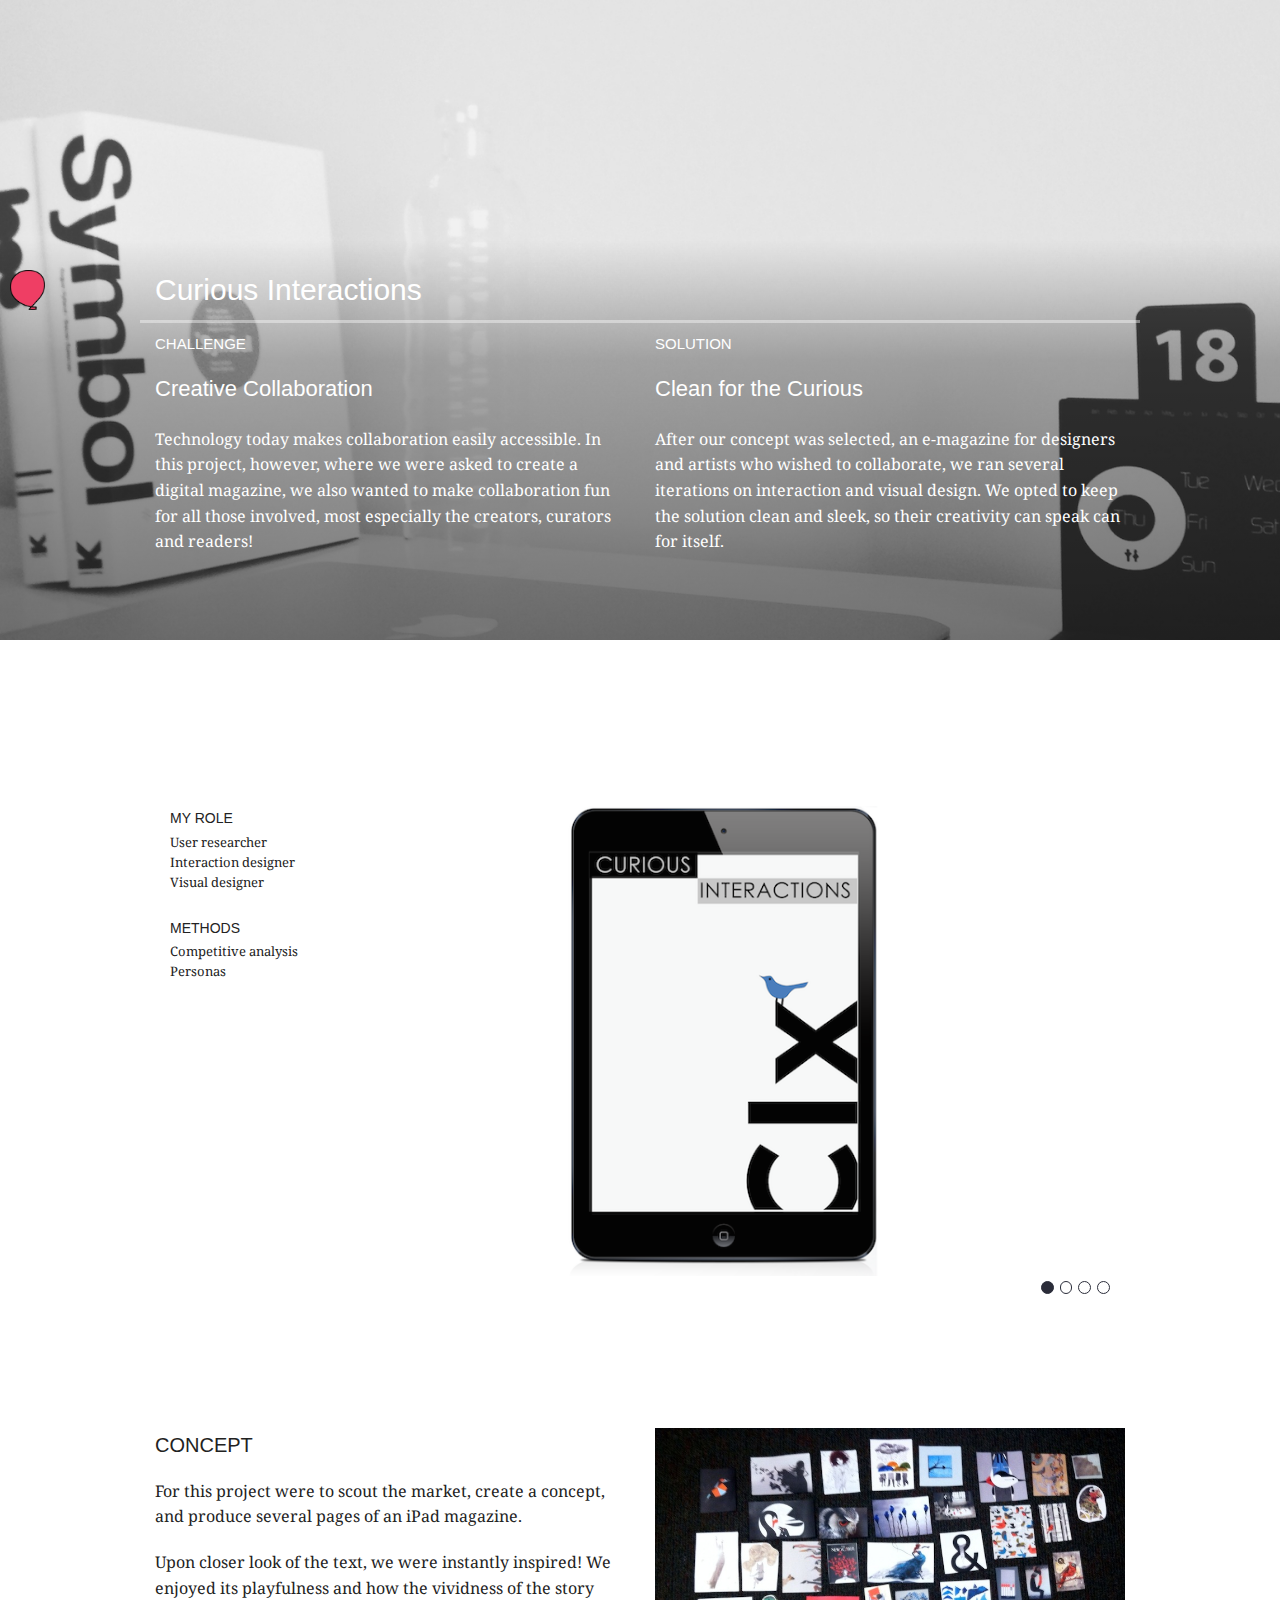
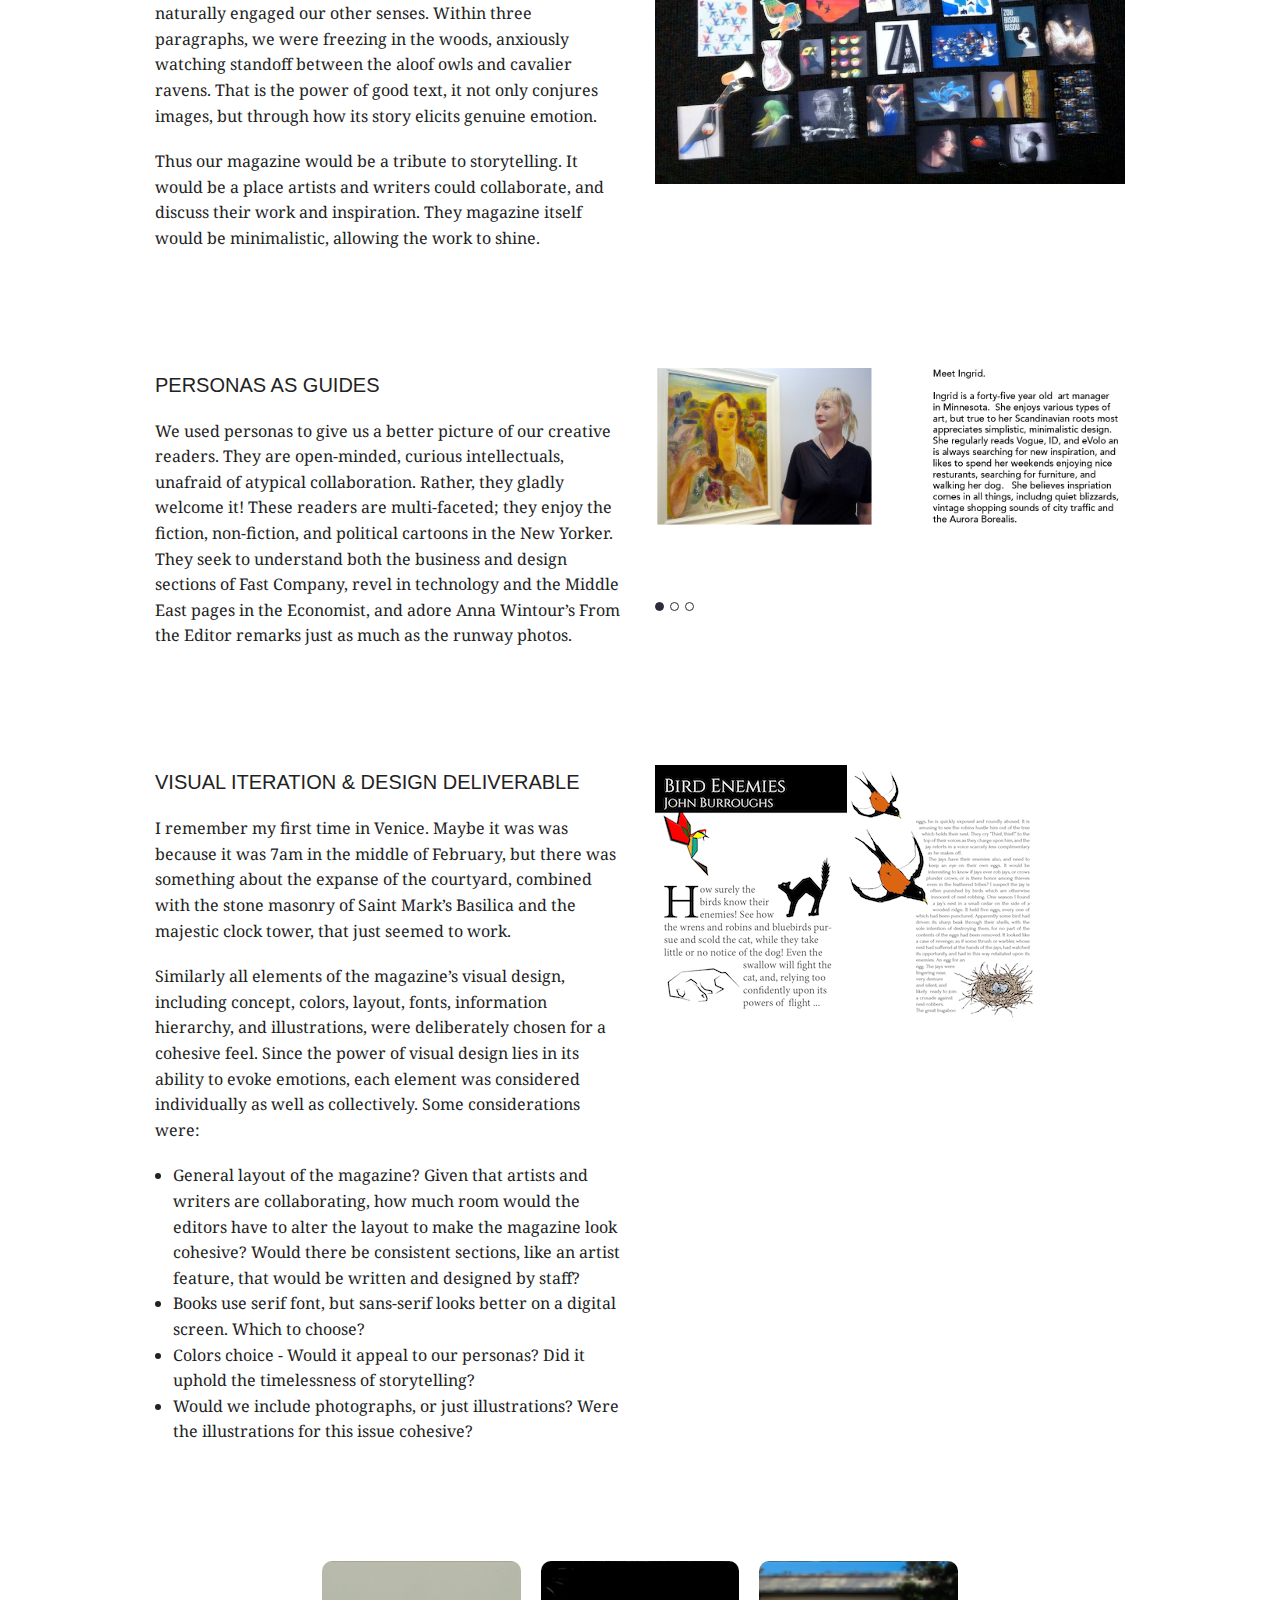
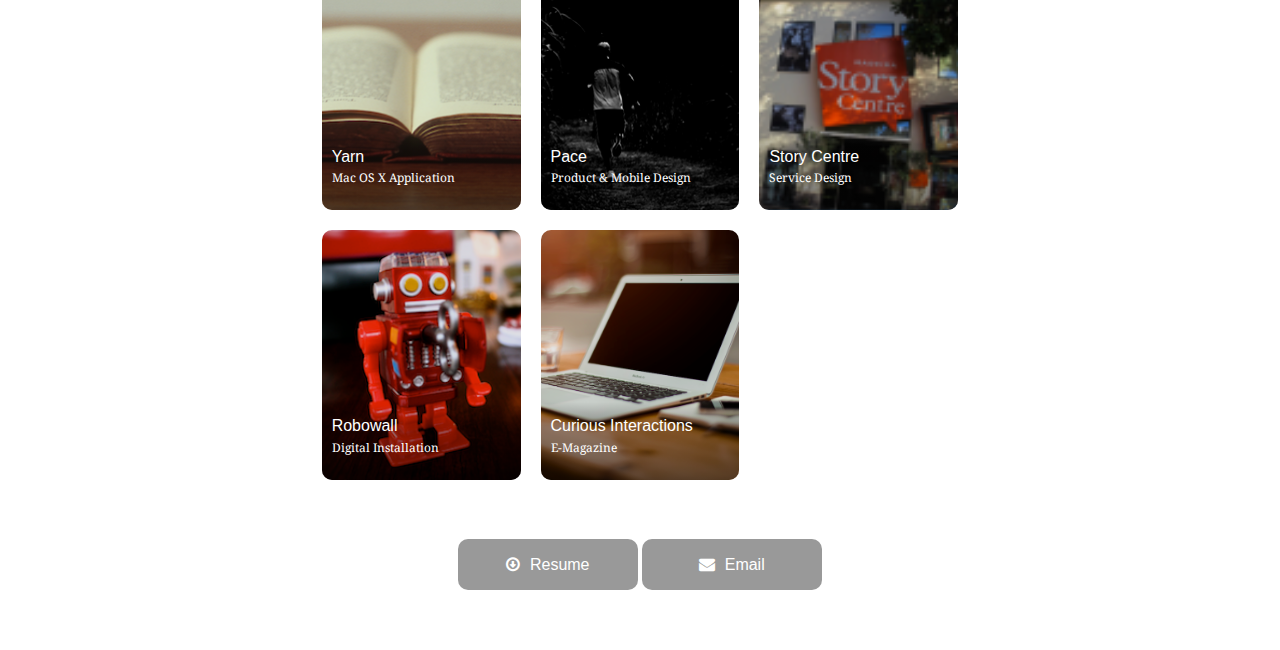
<file: 5-curious/index.html>
<!DOCTYPE html>
<head>
  <meta charset="utf-8">
  <meta name="viewport" content="width=device-width, initial-scale=1">
  <title>Curious Interactions</title>
  <meta name="author" content="Kristine Mendoza" />
  <meta name="description" content="The portfolio of Kristine Mendoza" />
  <link rel="canonical" href="http://kdmendoza.com/5-curious/" />
  <link rel="shortcut icon" href="/favicon.png">

  <link rel="stylesheet" type="text/css" href="/assets/css/normalize.css" />
  <link rel="stylesheet" type="text/css" href="/assets/css/foundation.min.css" />
  <link rel="stylesheet" type="text/css" href="/assets/css/main.css" />
  <link href="//netdna.bootstrapcdn.com/font-awesome/4.0.1/css/font-awesome.css" rel="stylesheet">
  <link href='http://fonts.googleapis.com/css?family=Droid+Serif:400,700,400italic,700italic' rel='stylesheet' type='text/css'>
  <link rel="icon" type="image/png" href="/favicon.png" />
  <script src="/assets/js/custom.modernizr.js"></script>
</head>
<body>
  <div class="bg" style="background-image:url(bg.jpg)"></div>
<div id="header-wrap">
  <div id="header">
    <div class="icon"><a href="/"><img src="/assets/images/icon.png"></a></div>
    <div class="row">
      <div class="large-4 columns">
        <h1>Curious Interactions</h1>
      </div>
      <div class="large-8 columns magellan" data-magellan-expedition data-magellan-top-offset="500">
        <ul class="right">
          
          <li data-magellan-arrival="emagazine"><a href="#emagazine">eMagazine</a></dd>
          
          <li data-magellan-arrival="concept"><a href="#concept">Concept</a></dd>
          
          <li data-magellan-arrival="personas"><a href="#personas">Personas</a></dd>
          
          <li data-magellan-arrival="iteration"><a href="#iteration">Iteration</a></dd>
          
        </dl>
      </div>
    </div>
  </div>
  <div class="row">
    <div class="large-6 columns">
      <h2>Challenge</h2>
      <p><h3 id='creative_collaboration'>Creative Collaboration</h3>

<p>Technology today makes collaboration easily accessible. In this project, however, where we were asked to create a digital magazine, we also wanted to make collaboration fun for all those involved, most especially the creators, curators and readers!</p></p>
    </div>
    <div class="large-6 columns">
      <h2>Solution</h2>
      <p><h3 id='clean_for_the_curious'>Clean for the Curious</h3>

<p>After our concept was selected, an e-magazine for designers and artists who wished to collaborate, we ran several iterations on interaction and visual design. We opted to keep the solution clean and sleek, so their creativity can speak can for itself.</p></p>
    </div>
  </div>
</div>
<div class="row" id="project-content">
  <div class="large-12 columns">
    <div class="row">
  <div class="large-12 columns big-orbit">
    <a name="emagazine"></a>
    <h2 data-magellan-destination="emagazine" id="emagazine"></h2>
    <div class="large-2 columns role">
      <h2>My Role</h2>
      <ul>
        <li>User researcher
        <li>Interaction designer
        <li>Visual designer
      </ul>

      <h2>Methods</h2>
      <ul>
        <li>Competitive analysis
        <li>Personas 
      </ul>
    </div>
    <div class="large-10 columns big-orbit">
      <ul data-orbit data-options="slide_number:false;timer:false">
        <li><img src="CI_cover.png"></li>
        <li><img src="CI_table.png"></li>
        <li><img src="story-p1.png"></li>
        <li><img src="story-p2.png"></li>
      </ul>
    </div>
  </div>
</div>
<div class="row">
  <div class="large-6 columns">
    <a name="concept"></a>
    <h2 data-magellan-destination="concept" id="concept">Concept</h2>

    <p>For this project were to scout the market, create a concept,
    and produce several pages of an iPad magazine.</p>

    <p>Upon closer look of the text, we were instantly inspired!
    We enjoyed its playfulness and how the vividness of the story
    naturally engaged our other senses. Within three
    paragraphs, we were freezing in the woods, anxiously watching
    standoff between the aloof owls and cavalier ravens. That is the
    power of good text, it not only conjures images, but through
    how its story elicits genuine emotion.</p>

    <p>Thus our magazine would be a tribute to storytelling. It would
    be a place artists and writers could collaborate, and discuss
    their work and inspiration. They magazine itself would be
    minimalistic, allowing the work to shine. </p>
  </div>
  <div class="large-6 columns">
    <img src="moodboard.jpg">
  </div>
</div>
<div class="row">
  <div class="large-6 columns">
    <a name="personas"></a>
    <h2 data-magellan-destination="personas" id="personas">Personas As Guides</h2>

    <p>We used personas to give us a better picture of our creative
    readers. They are open-minded, curious intellectuals, unafraid of
    atypical collaboration. Rather, they gladly welcome it! These readers
    are multi-faceted; they enjoy the fiction, non-fiction, and political
    cartoons in the New Yorker. They seek to understand both the business
    and design sections of Fast Company, revel in technology and the
    Middle East pages in the Economist, and adore Anna Wintour’s From the
    Editor remarks just as much as the runway photos.</p>
    
  </div>
  <div class="large-6 columns">
    <ul data-orbit data-options="slide_number:false;timer:false">
      <li><img src="personas-1.png"></li>
      <li><img src="personas-2.png"></li>
      <li><img src="personas-3.png"></li>
    </ul>
  </div>
</div>
<div class="row">
  <div class="large-6 columns">
    <a name="iteration"></a>
    <h2 data-magellan-destination="iteration" id="iteration">Visual Iteration & Design Deliverable</h2>
    <p>I remember my first time in Venice. Maybe it was was because it
    was 7am in the middle of February, but there was something about the
    expanse of the courtyard, combined with the stone masonry of Saint
    Mark’s Basilica and the majestic clock tower, that just seemed to
    work. </p>

    <p>Similarly all elements of the magazine’s visual design, including
    concept, colors, layout, fonts, information hierarchy, and
    illustrations, were deliberately chosen for a cohesive feel. Since
    the power of visual design lies in its ability to evoke emotions,
    each element was considered individually as well as collectively.
    Some considerations were:</p>

    <ul>
      <li>General layout of the magazine? Given that artists and writers
      are collaborating, how much room would the editors have to alter
      the layout to make the magazine look cohesive? Would there be
      consistent sections, like an artist feature, that would be written
      and designed by staff?</li>
      <li>Books use serif font, but sans-serif looks better on a digital
      screen. Which to choose?</li>
      <li>Colors choice - Would it appeal to our personas? Did it uphold
      the timelessness of storytelling?</li>
      <li>Would we include photographs, or just illustrations? Were the
      illustrations for this issue cohesive?</li>
    </ul>
  </div>
  <div class="large-6 columns">
    <img src="iteration2.png"><img src="iterations.png">
  </div>
</div>

  </div>
</div>
<div class="row">
  <div class="large-8 large-offset-2 columns">
    <div id="projects">
  <ul class="small-block-grid-1 large-block-grid-3">
  
    
    <li class="project-thumb">
      <a href="/1-writing" class="thumb-wrap"
        style="background-image: url('/1-writing/tile.png')">
        <div class="thumb-inner-wrap">
          <div class="thumb-content-wrap">
            <h2>Yarn</h2>
            <p>Mac OS X application</p>
          </div>
          <div class="thumb-description-wrap">
          </div>
        </div>
      </a>
    </li>
    
  
    
    <li class="project-thumb">
      <a href="/2-pace" class="thumb-wrap"
        style="background-image: url('/2-pace/tile.png')">
        <div class="thumb-inner-wrap">
          <div class="thumb-content-wrap">
            <h2>Pace</h2>
            <p>Product & mobile design</p>
          </div>
          <div class="thumb-description-wrap">
          </div>
        </div>
      </a>
    </li>
    
  
    
    <li class="project-thumb">
      <a href="/3-story" class="thumb-wrap"
        style="background-image: url('/3-story/tile.png')">
        <div class="thumb-inner-wrap">
          <div class="thumb-content-wrap">
            <h2>Story Centre</h2>
            <p>Service design</p>
          </div>
          <div class="thumb-description-wrap">
          </div>
        </div>
      </a>
    </li>
    
  
    
    <li class="project-thumb">
      <a href="/4-robowall" class="thumb-wrap"
        style="background-image: url('/4-robowall/tile.png')">
        <div class="thumb-inner-wrap">
          <div class="thumb-content-wrap">
            <h2>Robowall</h2>
            <p>Digital installation</p>
          </div>
          <div class="thumb-description-wrap">
          </div>
        </div>
      </a>
    </li>
    
  
    
    <li class="project-thumb">
      <a href="/5-curious" class="thumb-wrap"
        style="background-image: url('/5-curious/tile.png')">
        <div class="thumb-inner-wrap">
          <div class="thumb-content-wrap">
            <h2>Curious Interactions</h2>
            <p>e-Magazine</p>
          </div>
          <div class="thumb-description-wrap">
          </div>
        </div>
      </a>
    </li>
    
  
    
  
    
  
  </ul>
</div>

  </div>
</div>
<div class="row">
  <div class="large-12 columns contact">
    <a class="button radius" href="/assets/kristine_mendoza_resume.pdf">
      <i class="fa fa-arrow-circle-o-down"></i>
      Resume
    </a>
    <a class="button radius" href="mailto:kdmendoza8@gmail.com">
      <i class="fa fa-envelope"></i>
      Email
    </a>
  </div>
</div>

  <script type="text/javascript" src="/assets/js/jquery.js"></script>
  <script type="text/javascript" src="/assets/js/foundation.min.js"></script>
  <script type="text/javascript" src="/assets/js/main.js"></script>
  <script>
    $(document).foundation();
  </script>
</body>
</html>
</file>
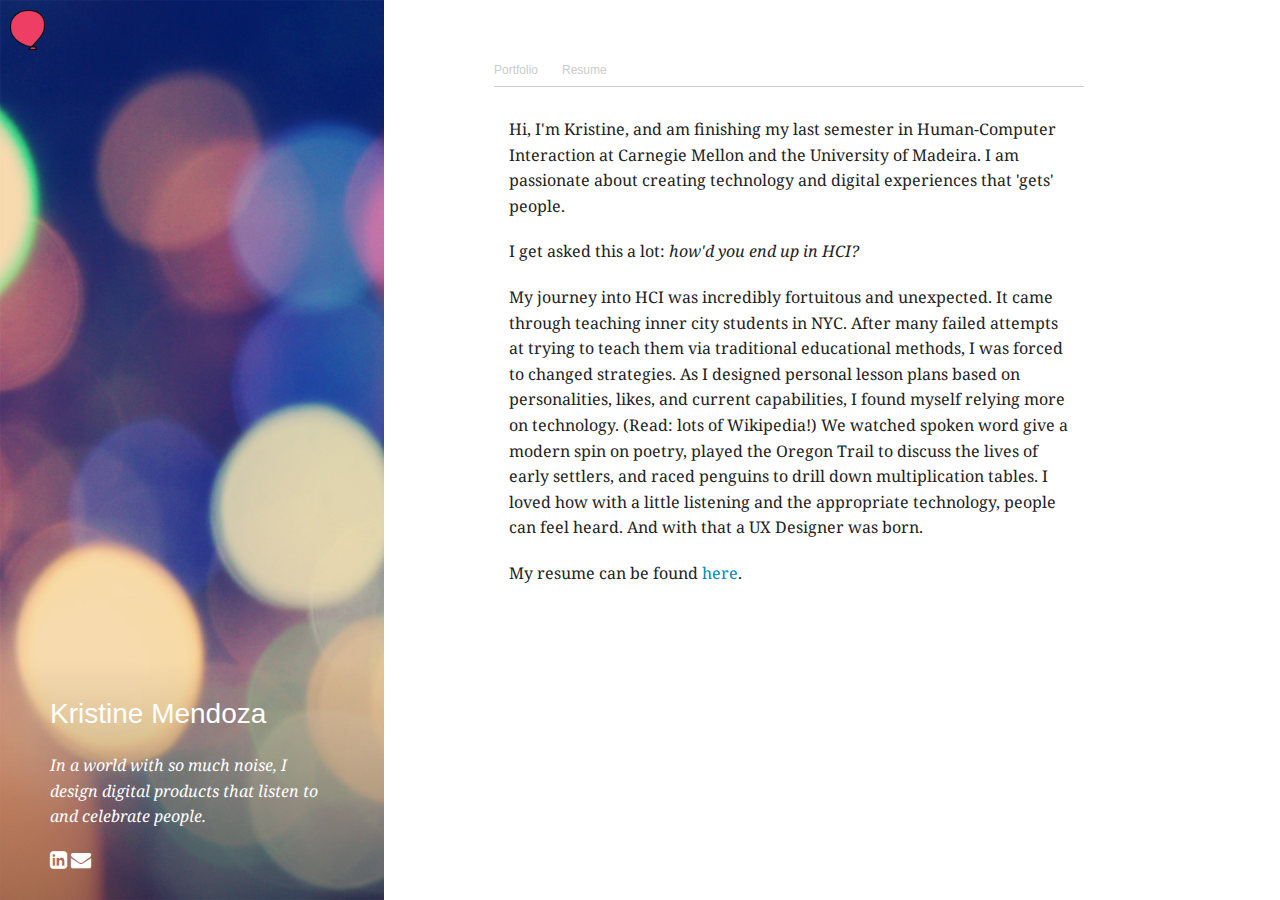
<file: about/index.html>
<!DOCTYPE html>
<head>
  <meta charset="utf-8">
  <meta name="viewport" content="width=device-width, initial-scale=1">
  <title>Kristine Mendoza, UX Designer</title>
  <meta name="author" content="Kristine Mendoza" />
  <meta name="description" content="The portfolio of Kristine Mendoza" />
  <link rel="canonical" href="http://kdmendoza.com/about/" />
  <link rel="shortcut icon" href="/favicon.png">

  <link rel="stylesheet" type="text/css" href="/assets/css/normalize.css" />
  <link rel="stylesheet" type="text/css" href="/assets/css/foundation.min.css" />
  <link rel="stylesheet" type="text/css" href="/assets/css/main.css" />
  <link href="//netdna.bootstrapcdn.com/font-awesome/4.0.1/css/font-awesome.css" rel="stylesheet">
  <link href='http://fonts.googleapis.com/css?family=Droid+Serif:400,700,400italic,700italic' rel='stylesheet' type='text/css'>
  <link rel="icon" type="image/png" href="/favicon.png" />
  <script src="/assets/js/custom.modernizr.js"></script>
</head>
<body>
  <div class="screen-wrap">
  <div class="side-wrap">
    <div class="icon">
      <a href="/"><img src="/assets/images/icon.png"></a></div>
    <div class="side-image-wrap"></div>
    <div class="side-body-wrap">
      <h1>Kristine Mendoza</h1>
      <p>In a world with so much noise, I design digital products that listen to and celebrate people.</p>
      <a href="http://www.linkedin.com/pub/kristine-mendoza/22/906/230"><i class="fa fa-linkedin-square"></i></a>
      <a href="mailto:kdmendoza8@gmail.com"><i class="fa fa-envelope"></i></a>
    </div>
  </div>
  <div class="content-wrap">
    <div class="content-inner">
      <nav>
        <a href="/" >Portfolio</a>
        <a href="/assets/kristine_mendoza_resume.pdf">Resume</a>
      </nav>
      <div id="about" class="row">
  <div class="large-12 columns">
    <p>Hi, I'm Kristine, and am finishing my last semester in Human-Computer
    Interaction at Carnegie Mellon and the University of Madeira. I am
    passionate about creating technology and digital experiences that 'gets'
    people.</p>

    <p>I get asked this a lot: <em>how'd you end up in HCI?</em></p>

    <p>My journey into HCI was incredibly fortuitous and unexpected. It came
    through teaching inner city students in NYC.  After many failed attempts
    at trying to teach them via traditional educational methods, I was
    forced to changed strategies. As I designed personal lesson plans based
    on personalities, likes, and current capabilities, I found myself
    relying more on technology. (Read: lots of Wikipedia!) We watched spoken
    word give a modern spin on poetry, played the Oregon Trail to discuss
    the lives of early settlers, and raced penguins to drill down
    multiplication tables.  I loved how with a little listening and the
    appropriate technology, people can feel heard. And with that a UX
    Designer was born.</p>
    
    <p id="resume-link">My resume can be found <a href="/assets/kristine_mendoza_resume.pdf">here</a>.</p>
  </div>
</div>

    </div>
  </div>
</div>

  <script type="text/javascript" src="/assets/js/jquery.js"></script>
  <script type="text/javascript" src="/assets/js/foundation.min.js"></script>
  <script type="text/javascript" src="/assets/js/main.js"></script>
  <script>
    $(document).foundation();
  </script>
</body>
</html>
</file>
<file: assets/css/main.css>
html {
  height: 100%;
}

body {
  font-family: 'Droid Serif', Georgia, serif;
  font-size: 16px;
  height: 100%;
}

h1, h2, h3, h4, h5 {
  font-family: Arial, sans-serif;
}

h2 {
  margin-bottom: 1em;
  font-size: 15px;
  text-transform: uppercase;
}

h3 {
  font-size: 22px;
  color: #ccc;
}

.screen-wrap {
  position: relative;
  height: 100%;
  overflow: auto;
}

.side-wrap .icon {
  position: absolute;
  top: 0;
  left: 0;
  z-index: 200;
}

.side-wrap {
  position: absolute;
  top: 0;
  left: 0;
  width: 100%;
  height: 200px;
}

@media only screen and (min-width: 768px) {
  .side-wrap {
    width: 30%;
    height: 100%;
  }
}

.side-image-wrap {
  position: absolute;
  top: 0;
  left: 0;
  height: 100%;
  width: 100%;
  background-image: url('/assets/images/blurred_lines.jpeg');
  background-size: cover;
}

.side-body-wrap {
  position: absolute;
  bottom: 0;
  z-index: 100;
  padding: 30px 50px;
  background-image: -moz-linear-gradient(bottom,rgba(0,0,0,0.3) 0,rgba(0,0,0,0.1) 70%,rgba(0,0,0,0) 100%);
  background-image: -ms-linear-gradient(bottom,rgba(0,0,0,0.3) 0,rgba(0,0,0,0.1) 70%,rgba(0,0,0,0) 100%);
  background-image: -o-linear-gradient(bottom,rgba(0,0,0,0.3) 0,rgba(0,0,0,0.1) 70%,rgba(0,0,0,0) 100%);
  background-image: linear-gradient(to top,rgba(0,0,0,0.3) 0,rgba(0,0,0,0.1) 70%,rgba(0,0,0,0) 100%);
}

.side-body-wrap a {
  color: white;
  font-size: 20px;
}

.side-body-wrap h1 {
  font-size: 28px;
  color: white;
  font-weight: normal;
  margin-bottom: 20px;
}

.side-body-wrap p {
  font-size: 16px;
  color: white;
  font-style: italic;
}

.content-wrap {
  position: absolute;
  top: 200px;
  left: 0;
  right: 0;
  bottom: 0;
}

.content-inner {
  max-width: 810px;
  padding: 60px 110px 0 110px;
}

@media only screen and (max-width: 40em) {
  .content-inner {
    padding: 60px 10px 0 10px;
  }
}

@media only screen and (min-width: 768px) {
  .content-wrap {
    top: 0;
    left: 30%;
  }
}

nav {
  padding-bottom: 10px;
  border-bottom: 1px solid #ccc;
  margin-bottom: 30px;
}

nav a {
  font-family: Arial, sans-serif;
  padding: 0px 20px 10px 0px;
  color: #ccc;
  font-size: 12px;
}

nav a.active {
  color: black;
  border-bottom: 1px solid #000;
}

nav a.right {
  padding-right: 0px;
}

nav a:hover {
  color: black;
}

#intro {
  margin-top: 30px;
  color: #666;
}

#projects {
  width: 100%;
}

li.project-thumb {
  position: relative;
  height: 0;
  float: left;
  padding-bottom: 38%;
  margin-bottom: 3%;
}

.project-thumb .thumb-wrap {
  position: absolute;
  top: 0;
  left: 0;
  right: 0;
  bottom: 0;
  background-position: center center;
  background-size: cover;
  margin: 0 0.625em;
  border-radius: 10px;
}

.project-thumb .thumb-wrap .thumb-content-wrap {
  position: absolute;
  bottom: 0;
  padding: 10px;
  width: 100%;
  border-radius: 0 0 10px 10px;
  background-image: -moz-linear-gradient(bottom,rgba(0,0,0,0.5) 0,rgba(0,0,0,0.3) 70%,rgba(0,0,0,0) 100%);
  background-image: -ms-linear-gradient(bottom,rgba(0,0,0,0.5) 0,rgba(0,0,0,0.3) 70%,rgba(0,0,0,0) 100%);
  background-image: -o-linear-gradient(bottom,rgba(0,0,0,0.5) 0,rgba(0,0,0,0.3) 70%,rgba(0,0,0,0) 100%);
  background-image: linear-gradient(to top,rgba(0,0,0,0.5) 0,rgba(0,0,0,0.3) 70%,rgba(0,0,0,0) 100%);
  -webkit-transition: 0.25s linear;
  transition: 0.25s linear;
}

.thumb-content-wrap p {
  height: 1em;
}

.project-thumb .thumb-wrap .thumb-description-wrap {
  font-family: Arial, sans-serif;
  font-size: 13px;
  position: absolute;
  top: 0;
  bottom: 0;
  padding: 30px 20px;
  opacity: 0;
  width: 100%;
  border-radius: 10px;
  background-color: rgba(0,0,0,0.3);
  -webkit-transition: 0.25s linear;
  transition: 0.25s linear;
}

.project-thumb:hover .thumb-content-wrap {
  opacity: 0;
}

.project-thumb:hover .thumb-description-wrap {
  opacity: 1;
}

.project-thumb .thumb-inner-wrap {
  position: absolute;
  top: 0;
  left: 0;
  right: 0;
  bottom: 0;
  background: rgba(0,0,0,0.1);
  border-radius: 10px;
}

.project-thumb h2 {
  color: white;
  font-size: 16px;
  font-weight: normal;
  text-transform: none;
  margin-bottom: 0;
}

.project-thumb p {
  color: white;
  font-size: 12px;
  text-transform: capitalize;
}

.project-thumb:hover h2 {
  color: #fffk
}

#header-wrap {
  width: 100%;
  margin-top: -400px;
  height: 400px;
  padding: 20px 0;
  background-image: -moz-linear-gradient(bottom,rgba(0,0,0,0.5) 0,rgba(0,0,0,0.3) 70%,rgba(0,0,0,0) 100%);
  background-image: -ms-linear-gradient(bottom,rgba(0,0,0,0.5) 0,rgba(0,0,0,0.3) 70%,rgba(0,0,0,0) 100%);
  background-image: -o-linear-gradient(bottom,rgba(0,0,0,0.5) 0,rgba(0,0,0,0.3) 70%,rgba(0,0,0,0) 100%);
  background-image: linear-gradient(to top,rgba(0,0,0,0.5) 0,rgba(0,0,0,0.3) 70%,rgba(0,0,0,0) 100%);
}

#header .magellan {
  background: none;
  min-width: 0;
  padding: 0;
  display: none;
  position: static !important;
  width: auto !important;
}

#header .magellan ul {
  margin: 0;
}

#header .magellan li {
  padding: 19px;
  display: inline-block;
}

#header .magellan a {
  text-decoration: none;
}

#header .magellan a:hover {
}


#header .magellan li.active {
  background: rgba(102, 102, 102, 0.5);
}

#header .magellan li.active a {
  color: white;
}

.sticky {  
    position: fixed;  
    width: 100%;  
    left: 0;  
    top: 0;  
    z-index: 100;  
    border-top: 0;  
}  

#header.sticky {
  background: #2a2c39;
}

#header.sticky.in-header {
  background: rgba(0,0,0,0.1);
}

#header.sticky h1 {
}

#header.sticky .row {
  border: none;
}

#header.sticky:not(.in-header) .magellan {
  display: block;
}

#header:not(.sticky) {
  background-image: none !important;
}

#header {
  margin-bottom: 10px;
}

#header .row {
  border-bottom: 3px solid rgba(255,255,255,0.4);
}

#header .icon {
  float: left;
}

.icon img {
  height: 40px;
  margin: 10px;
}

@media only screen and (max-width: 40em) {
  .icon img {
    height: 25px;
  }
}

#header-wrap p {
  color: white;
}

#header-wrap a {
  color: white;
  text-decoration: underline;
}

#header-wrap h1 {
  color: white;
  font-size: 30px;
  margin-top: 9px;
}

#header-wrap h2 {
  color: white;
  margin-top: 0;
  text-align: left;
  font-size: 15px;
}

#header-wrap h3 {
  color: white;
  margin-bottom: 22px;
}

.bg {
  height: 640px;
  background: no-repeat center top fixed;
  -webkit-background-size: cover;
  -moz-background-size: cover;
  -o-background-size: cover;
  background-size: cover;
}

#project-content {
  padding-top: 50px;
}

#project-content .row {
  margin-top: 6em;
}

/* the project list */
#project-content + .row {
  margin-top: 6em;
}

.orbit-container {
  background: white;
}

.orbit-prev, .orbit-next {
  display: none;
}

.orbit-bullets li {
  border: 1px solid #2a2c39;
  background: white;
}

.orbit-bullets li.active {
  background: #2a2c39;
}

.orbit-bullets {
  text-align: left;
}

.big-orbit .orbit-bullets {
  text-align: right;
  top: 0;
}

.big-orbit .orbit-bullets li {
  width: 0.8em;
  height: 0.8em;
}

.big-orbit .orbit-slides-container li img {
  margin: auto;
}

.full-row-images {
  width: 100%;
  list-style-type: none;
}

.full-row-images.images-4 li {
  display: inline-block;
  width: 24%;
}

.role h2 {
  font-size: 14px;
  margin-bottom: 6px;
}

.role ul {
  list-style-type: none;
  margin-left: 0;
  margin-bottom: 30px;
}

.role li {
  font-size: 13px;
  line-height: 14px;
  margin-bottom: 6px;
}

.role p {
  font-size: 13px;
}

.demo {
  text-align: center;
}

.demo .button {
  background-color: rgb(252, 5, 64);
  border-radius: 10px;
}

.demo .fa {
  font-size: 15px;
  font-weight: bold;
}


.contact {
  text-align: center;
  margin: 40px auto;
}

.contact .button {
  width: 180px;
  background-color: #999;
  border-radius: 10px;
}

.contact .button:hover {
  background-color: #ccc;
}

.contact .button i {
  margin-right: 5px;
}

.video-wrap {
  text-align: right;
}

h2 {
  font-size: 20px;
}

h3.special {
  text-align: center;
  color: #666;
  font-size: 16px;
  text-transform: uppercase;
}

.caption {
  padding-top: 3px;
  font-size: 14px;
}


img.full {
  display: block;
  margin: 0 auto;
  max-width: 100%;
  box-shadow: 2px 2px 12px rgba(0,0,0,0.2);
  padding: 10px;
  margin-bottom: 24px;
}

.caption-holder {
  position: relative;
  height: 528px;
}

.caption-holder p {
  font-size: 14px;
}

.caption-holder ul {
  margin-top: -15px;
  margin-bottom: 30px;
  font-size: 14px;
}

p.bottom-caption {
  font-size: 12px;
}

.captionable img {
  height: 528px;
}

h2.logo {
  padding-top: 40px;
  text-align: center;
}

h2.logo img {
  width: 300px;
}

h2.logo.logo-smaller img {
  width: 250px;
}

.large-10.large-offset-1.columns {
  float: none;
}
</file>
